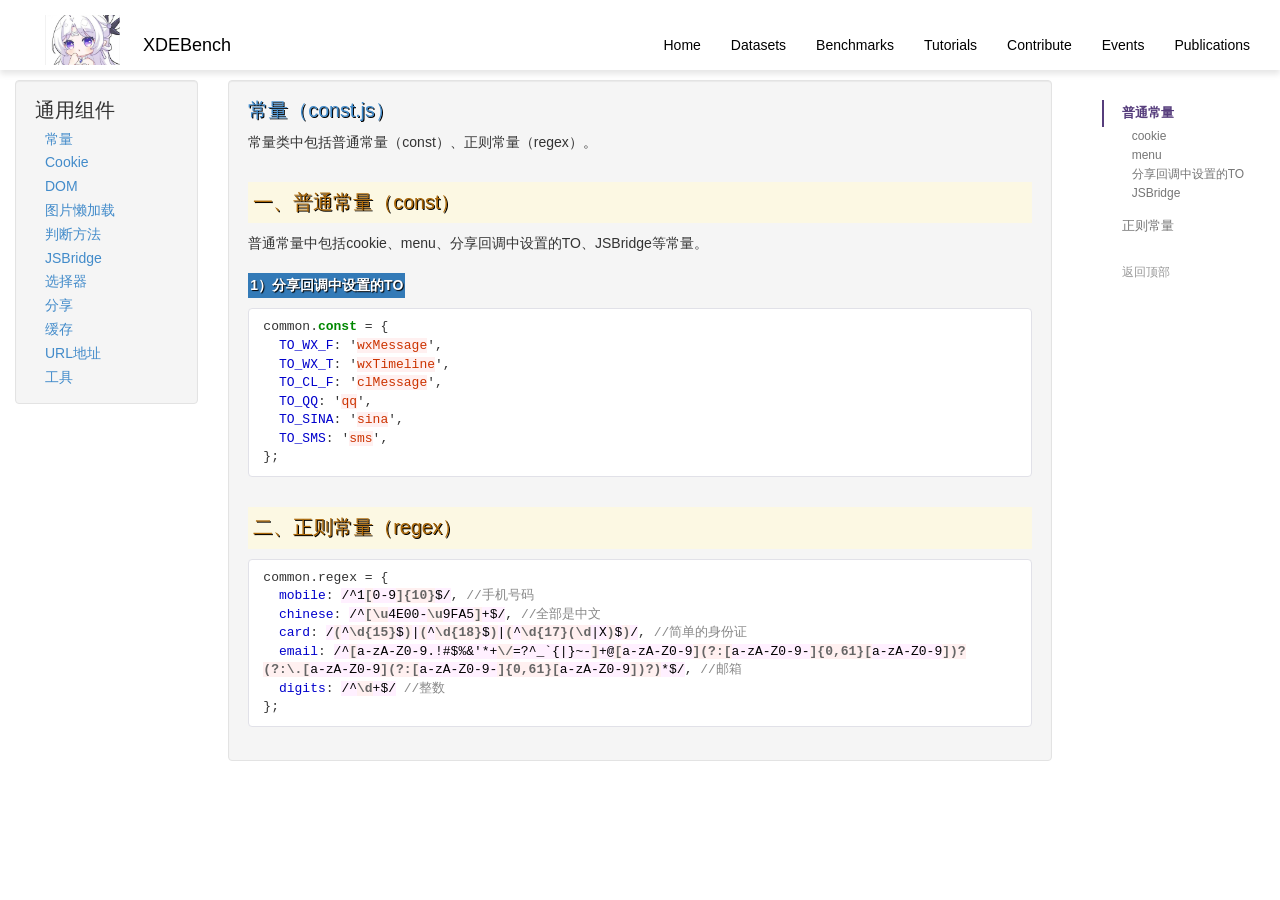
<file: common/const.html>
<!DOCTYPE html>
<html lang="en">

<head>
    <meta charset="UTF-8">
    <title></title>
    <meta name="viewport" content="width=device-width, initial-scale=1.0">
    <link href="/css/bootstrap.min.css" rel="stylesheet" type="text/css">
    <link href="/css/docs.css" rel="stylesheet" type="text/css">
    <link href="/css/syntax.css" rel="stylesheet" type="text/css">
    <link href="http://10.10.21.150:8988/css/all-normal.css" rel="stylesheet" type="text/css">
    <link href="/css/theme.css" rel="stylesheet" type="text/css">
    <script src="/js/jquery.min.js"></script>
    <script src="/js/bootstrap.min.js"></script>
    <script src="/js/docs.min.js"></script>
</head>

<body>
<header id="top" style="position: fixed; top: 0; left: 0; right: 0; z-index: 1030;
                         background: #fff; box-shadow: 0 4px 6px rgba(0,0,0,.1);">
  <div class="container-fluid">
    <nav class="navbar navbar-default" style="background:#fff; border:none; margin:0;">
      <div class="navbar-header">
        <!-- 折叠按钮（左）-->
        <button type="button" class="navbar-toggle collapsed"
                data-toggle="collapse" data-target="#main-nav">
          <span class="sr-only">Toggle navigation</span>
          <span class="icon-bar"></span>
          <span class="icon-bar"></span>
          <span class="icon-bar"></span>
        </button>

        <!-- Logo + Brand -->
        <a class="navbar-brand" href="/" style="color:#000;">
          <img src="/images/logo.png"
            height="50"
            alt="logo"
            style="display:inline-block;
            vertical-align:middle;
            margin-right:8px;
            margin-top:-20px;">   <!-- ← 调节这里 -->
          XDEBench
        </a>
      </div>

      <!-- 导航菜单（右）-->
      <div class="collapse navbar-collapse" id="main-nav">
        <ul class="nav navbar-nav navbar-right">
          <li><a href="/"         style="color:#000;">Home</a></li>
          <li><a href="/article"  style="color:#000;">Datasets</a></li>
          <li><a href="/common/const.html" style="color:#000;">Benchmarks</a></li>
          <li><a href="/ui/typeface.html"  style="color:#000;">Tutorials</a></li>
          <li><a href="/gulp/install.html" style="color:#000;">Contribute</a></li>
          <li><a href="/record/record.html" style="color:#000;">Events</a></li>
          <li><a href="/works/css3.html"    style="color:#000;">Publications</a></li>
          
        </ul>
      </div>
    </nav>
  </div>
</header>

<!-- 给页面主体加顶部 padding，防止被固定 header 遮住 -->
<style>
  body { padding-top: 60px; }  /* 根据 header 实际高度微调 */
</style>


<div class="container-fluid">
    <div class="row">
        <div class="col-md-2 hidden-xs">
            <div class="sidebar well">
    
        <h1>通用组件</h1>
<ul>
    <li><a href="/common/const.html">常量</a></li>
    <li><a href="/common/cookie.html">Cookie</a></li>
    <li><a href="/common/dom.html">DOM</a></li>
    <li><a href="/common/echo.html">图片懒加载</a></li>
    <li><a href="/common/is.html">判断方法</a></li>
    <li><a href="/common/jsbridge.html">JSBridge</a></li>
    <li><a href="/common/selector.html">选择器</a></li>
    <li><a href="/common/share.html">分享</a></li>
    <li><a href="/common/storage.html">缓存</a></li>
    <li><a href="/common/url.html">URL地址</a></li>
    <li><a href="/common/util.html">工具</a></li>
</ul>
    
</div>
        </div>
        <div class="col-md-8">
            <div class="well">
                <h1 class="none"><a href="const.html">常量（const.js）</a></h1>
                <p>常量类中包括普通常量（const）、正则常量（regex）。</p>

<h1 id="一普通常量const">一、普通常量（const）</h1>
<p>普通常量中包括cookie、menu、分享回调中设置的TO、JSBridge等常量。</p>

<h5 id="1分享回调中设置的to"><strong>1）分享回调中设置的TO</strong></h5>
<div class="language-javascript highlighter-rouge"><div class="highlight"><pre class="highlight"><code><span class="nx">common</span><span class="p">.</span><span class="kd">const</span> <span class="o">=</span> <span class="p">{</span>
  <span class="na">TO_WX_F</span><span class="p">:</span> <span class="dl">'</span><span class="s1">wxMessage</span><span class="dl">'</span><span class="p">,</span>
  <span class="na">TO_WX_T</span><span class="p">:</span> <span class="dl">'</span><span class="s1">wxTimeline</span><span class="dl">'</span><span class="p">,</span>
  <span class="na">TO_CL_F</span><span class="p">:</span> <span class="dl">'</span><span class="s1">clMessage</span><span class="dl">'</span><span class="p">,</span>
  <span class="na">TO_QQ</span><span class="p">:</span> <span class="dl">'</span><span class="s1">qq</span><span class="dl">'</span><span class="p">,</span>
  <span class="na">TO_SINA</span><span class="p">:</span> <span class="dl">'</span><span class="s1">sina</span><span class="dl">'</span><span class="p">,</span>
  <span class="na">TO_SMS</span><span class="p">:</span> <span class="dl">'</span><span class="s1">sms</span><span class="dl">'</span><span class="p">,</span>
<span class="p">};</span>
</code></pre></div></div>

<h1 id="二正则常量regex">二、正则常量（regex）</h1>
<div class="language-javascript highlighter-rouge"><div class="highlight"><pre class="highlight"><code><span class="nx">common</span><span class="p">.</span><span class="nx">regex</span> <span class="o">=</span> <span class="p">{</span>
  <span class="na">mobile</span><span class="p">:</span> <span class="sr">/^1</span><span class="se">[</span><span class="sr">0-9</span><span class="se">]{10}</span><span class="sr">$/</span><span class="p">,</span> <span class="c1">//手机号码</span>
  <span class="na">chinese</span><span class="p">:</span> <span class="sr">/^</span><span class="se">[\u</span><span class="sr">4E00-</span><span class="se">\u</span><span class="sr">9FA5</span><span class="se">]</span><span class="sr">+$/</span><span class="p">,</span> <span class="c1">//全部是中文</span>
  <span class="na">card</span><span class="p">:</span> <span class="sr">/</span><span class="se">(</span><span class="sr">^</span><span class="se">\d{15}</span><span class="sr">$</span><span class="se">)</span><span class="sr">|</span><span class="se">(</span><span class="sr">^</span><span class="se">\d{18}</span><span class="sr">$</span><span class="se">)</span><span class="sr">|</span><span class="se">(</span><span class="sr">^</span><span class="se">\d{17}(\d</span><span class="sr">|X</span><span class="se">)</span><span class="sr">$</span><span class="se">)</span><span class="sr">/</span><span class="p">,</span> <span class="c1">//简单的身份证</span>
  <span class="na">email</span><span class="p">:</span> <span class="sr">/^</span><span class="se">[</span><span class="sr">a-zA-Z0-9.!#$%&amp;'*+</span><span class="se">\/</span><span class="sr">=?^_`{|}~-</span><span class="se">]</span><span class="sr">+@</span><span class="se">[</span><span class="sr">a-zA-Z0-9</span><span class="se">](?:[</span><span class="sr">a-zA-Z0-9-</span><span class="se">]{0,61}[</span><span class="sr">a-zA-Z0-9</span><span class="se">])?(?:\.[</span><span class="sr">a-zA-Z0-9</span><span class="se">](?:[</span><span class="sr">a-zA-Z0-9-</span><span class="se">]{0,61}[</span><span class="sr">a-zA-Z0-9</span><span class="se">])?)</span><span class="sr">*$/</span><span class="p">,</span> <span class="c1">//邮箱</span>
  <span class="na">digits</span><span class="p">:</span> <span class="sr">/^</span><span class="se">\d</span><span class="sr">+$/</span> <span class="c1">//整数</span>
<span class="p">};</span>
</code></pre></div></div>

            </div>
        </div>
        <div class="col-md-2">
            <nav class="bs-docs-sidebar hidden-print hidden-xs hidden-sm affix-top">
    <ul class="nav bs-docs-sidenav">
        
        
        <li class="active">
            
            <a href="#const">普通常量</a>
            
            <ul class="nav">
                
                <li><a href="#cookie">cookie</a></li>
                
                <li><a href="#menu">menu</a></li>
                
                <li><a href="#to">分享回调中设置的TO</a></li>
                
                <li><a href="#jsbridge">JSBridge</a></li>
                
            </ul>
            
        </li>
        
        
        <li>
            
            <a href="#regex">正则常量</a>
            
        </li>
        
    </ul>
    <a href="#top" class="back-to-top">返回顶部</a>
</nav>
        </div>
    </div>
</div>

<footer class="footer navbar-inverse navbar-fixed-bottom">
    <p class="copyright">&copy;2025 XDEBench</p>
</footer>

</body>
</html>
</file>
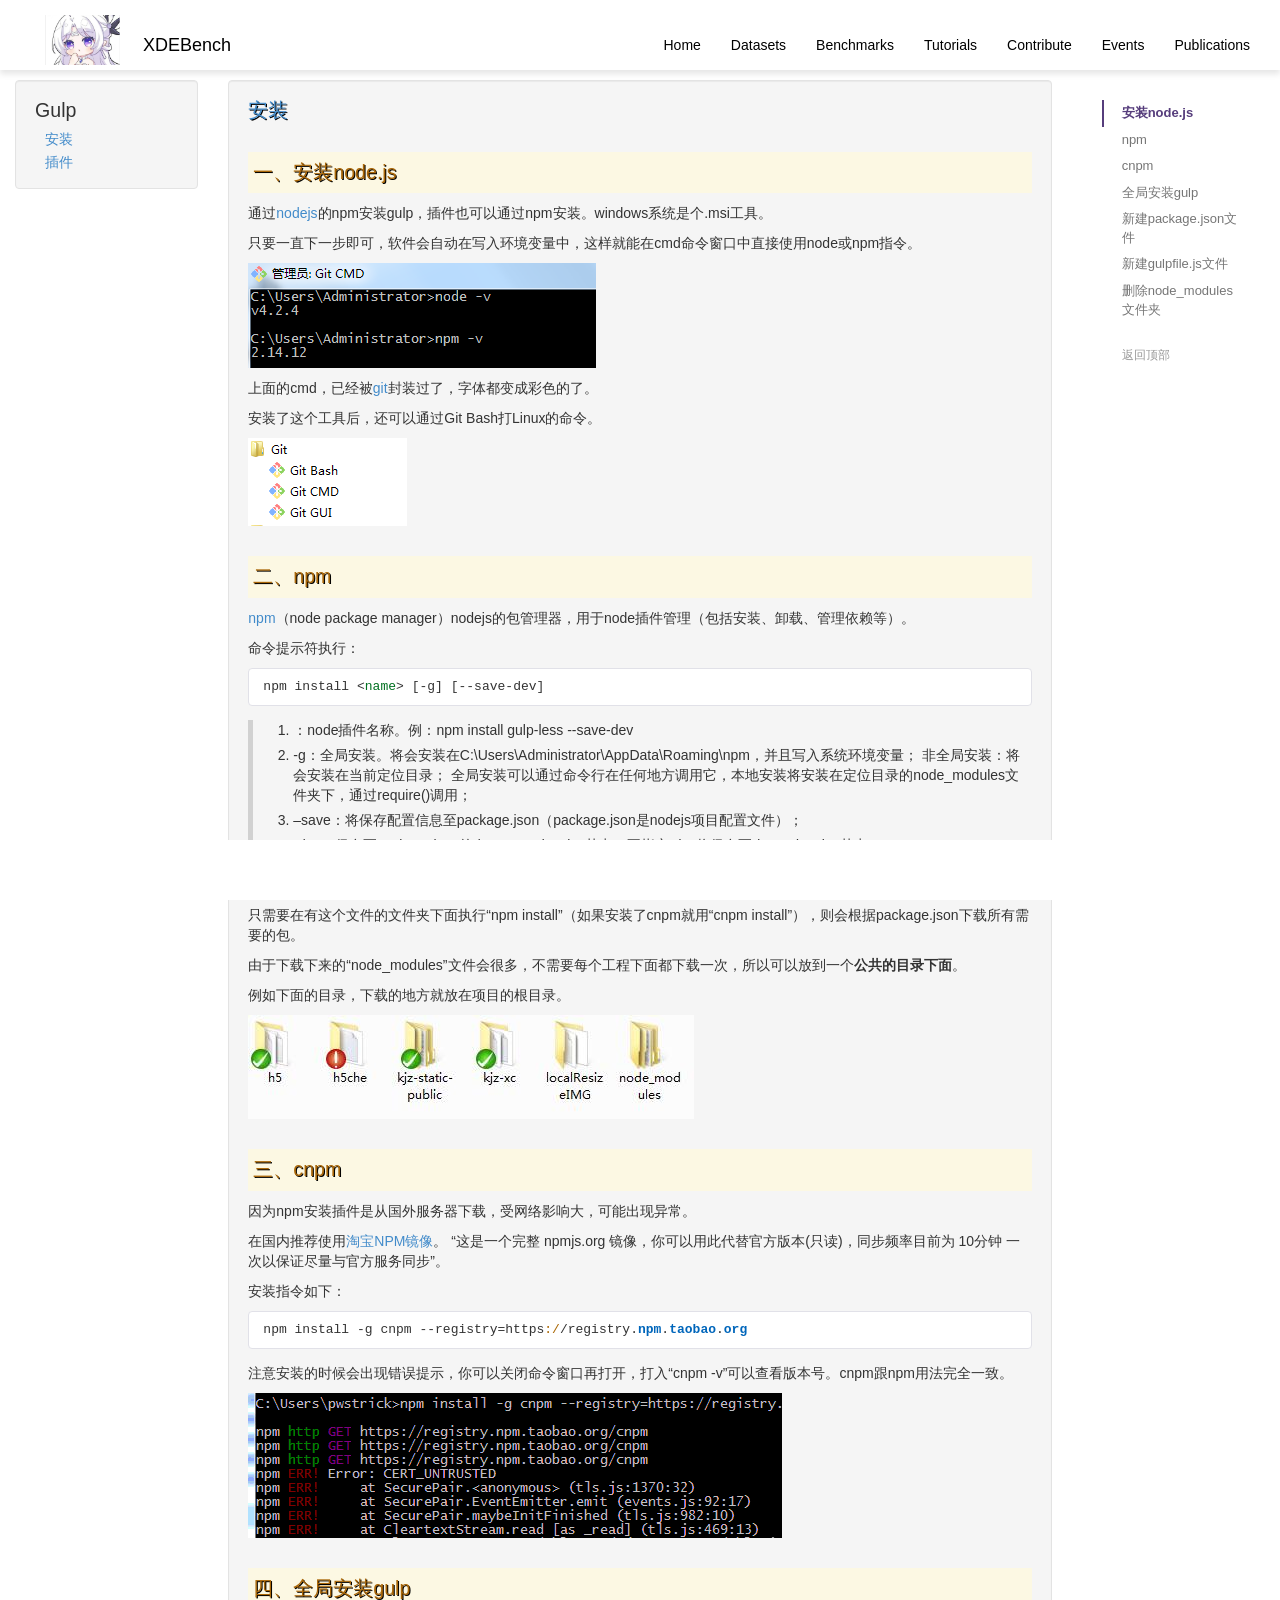
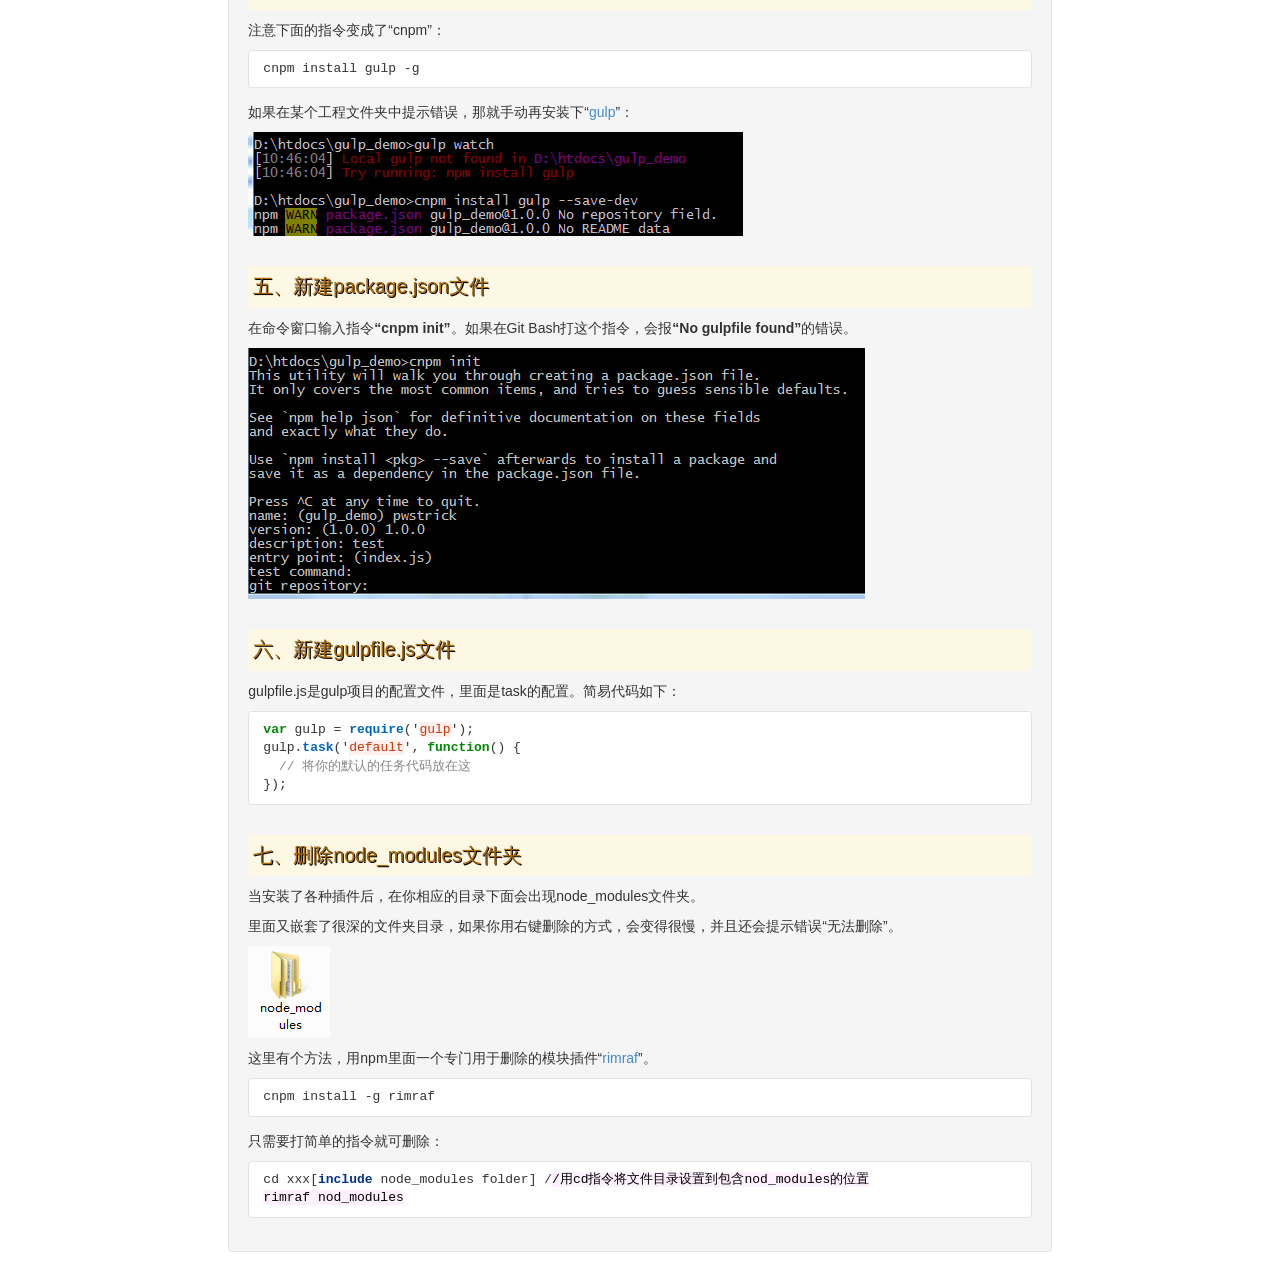
<file: gulp/install.html>
<!DOCTYPE html>
<html lang="en">

<head>
    <meta charset="UTF-8">
    <title></title>
    <meta name="viewport" content="width=device-width, initial-scale=1.0">
    <link href="/css/bootstrap.min.css" rel="stylesheet" type="text/css">
    <link href="/css/docs.css" rel="stylesheet" type="text/css">
    <link href="/css/syntax.css" rel="stylesheet" type="text/css">
    <link href="http://10.10.21.150:8988/css/all-normal.css" rel="stylesheet" type="text/css">
    <link href="/css/theme.css" rel="stylesheet" type="text/css">
    <script src="/js/jquery.min.js"></script>
    <script src="/js/bootstrap.min.js"></script>
    <script src="/js/docs.min.js"></script>
</head>

<body>
<header id="top" style="position: fixed; top: 0; left: 0; right: 0; z-index: 1030;
                         background: #fff; box-shadow: 0 4px 6px rgba(0,0,0,.1);">
  <div class="container-fluid">
    <nav class="navbar navbar-default" style="background:#fff; border:none; margin:0;">
      <div class="navbar-header">
        <!-- 折叠按钮（左）-->
        <button type="button" class="navbar-toggle collapsed"
                data-toggle="collapse" data-target="#main-nav">
          <span class="sr-only">Toggle navigation</span>
          <span class="icon-bar"></span>
          <span class="icon-bar"></span>
          <span class="icon-bar"></span>
        </button>

        <!-- Logo + Brand -->
        <a class="navbar-brand" href="/" style="color:#000;">
          <img src="/images/logo.png"
            height="50"
            alt="logo"
            style="display:inline-block;
            vertical-align:middle;
            margin-right:8px;
            margin-top:-20px;">   <!-- ← 调节这里 -->
          XDEBench
        </a>
      </div>

      <!-- 导航菜单（右）-->
      <div class="collapse navbar-collapse" id="main-nav">
        <ul class="nav navbar-nav navbar-right">
          <li><a href="/"         style="color:#000;">Home</a></li>
          <li><a href="/article"  style="color:#000;">Datasets</a></li>
          <li><a href="/common/const.html" style="color:#000;">Benchmarks</a></li>
          <li><a href="/ui/typeface.html"  style="color:#000;">Tutorials</a></li>
          <li><a href="/gulp/install.html" style="color:#000;">Contribute</a></li>
          <li><a href="/record/record.html" style="color:#000;">Events</a></li>
          <li><a href="/works/css3.html"    style="color:#000;">Publications</a></li>
          
        </ul>
      </div>
    </nav>
  </div>
</header>

<!-- 给页面主体加顶部 padding，防止被固定 header 遮住 -->
<style>
  body { padding-top: 60px; }  /* 根据 header 实际高度微调 */
</style>


<div class="container-fluid">
    <div class="row">
        <div class="col-md-2 hidden-xs">
            <div class="sidebar well">
    
        <h1>Gulp</h1>
<ul>
    <li><a href="/gulp/install.html">安装</a></li>
    <li><a href="/gulp/widget.html">插件</a></li>
</ul>
    
</div>
        </div>
        <div class="col-md-8">
            <div class="well">
                <h1 class="none"><a href="install.html">安装</a></h1>
                <h1 id="一安装nodejs">一、安装node.js</h1>

<p>通过<a href="http://nodejs.cn/" target="_blank">nodejs</a>的npm安装gulp，插件也可以通过npm安装。windows系统是个.msi工具。</p>

<p>只要一直下一步即可，软件会自动在写入环境变量中，这样就能在cmd命令窗口中直接使用node或npm指令。</p>

<p><img src="../assets/images/gulp/nodejs.png" /></p>

<p>上面的cmd，已经被<a href="https://www.git-scm.com/" target="_blank">git</a>封装过了，字体都变成彩色的了。</p>

<p>安装了这个工具后，还可以通过Git Bash打Linux的命令。</p>

<p><img src="../assets/images/gulp/git.png" /></p>

<h1 id="二npm">二、npm</h1>

<p><a href="https://www.npmjs.com/" target="_blank">npm</a>（node package manager）nodejs的包管理器，用于node插件管理（包括安装、卸载、管理依赖等）。</p>

<p>命令提示符执行：</p>

<div class="language-ruby highlighter-rouge"><div class="highlight"><pre class="highlight"><code><span class="n">npm</span> <span class="n">install</span> <span class="o">&lt;</span><span class="nb">name</span><span class="o">&gt;</span> <span class="p">[</span><span class="o">-</span><span class="n">g</span><span class="p">]</span> <span class="p">[</span><span class="o">--</span><span class="n">save</span><span class="o">-</span><span class="n">dev</span><span class="p">]</span>
</code></pre></div></div>

<blockquote>
  <ol>
    <li>
      <name>：node插件名称。例：npm install gulp-less --save-dev
</name>
    </li>
    <li>-g：全局安装。将会安装在C:\Users\Administrator\AppData\Roaming\npm，并且写入系统环境变量；
非全局安装：将会安装在当前定位目录；
全局安装可以通过命令行在任何地方调用它，本地安装将安装在定位目录的node_modules文件夹下，通过require()调用；</li>
    <li>–save：将保存配置信息至package.json（package.json是nodejs项目配置文件）；</li>
    <li>-dev：保存至package.json的devDependencies节点，不指定-dev将保存至dependencies节点</li>
  </ol>
</blockquote>

<p>配置文件package.json是为了方便下载相关的包。</p>

<p>只需要在有这个文件的文件夹下面执行“npm install”（如果安装了cnpm就用“cnpm install”），则会根据package.json下载所有需要的包。</p>

<p>由于下载下来的“node_modules”文件会很多，不需要每个工程下面都下载一次，所以可以放到一个<strong>公共的目录下面</strong>。</p>

<p>例如下面的目录，下载的地方就放在项目的根目录。</p>

<p><img src="../assets/images/gulp/node_modules.jpg" /></p>

<h1 id="三cnpm">三、cnpm</h1>

<p>因为npm安装插件是从国外服务器下载，受网络影响大，可能出现异常。</p>

<p>在国内推荐使用<a href="https://npm.taobao.org/" target="_blank">淘宝NPM镜像</a>。
“这是一个完整 npmjs.org 镜像，你可以用此代替官方版本(只读)，同步频率目前为 10分钟 一次以保证尽量与官方服务同步”。</p>

<p>安装指令如下：</p>

<div class="language-ruby highlighter-rouge"><div class="highlight"><pre class="highlight"><code><span class="n">npm</span> <span class="n">install</span> <span class="o">-</span><span class="n">g</span> <span class="n">cnpm</span> <span class="o">--</span><span class="n">registry</span><span class="o">=</span><span class="n">https</span><span class="ss">:/</span><span class="o">/</span><span class="n">registry</span><span class="p">.</span><span class="nf">npm</span><span class="p">.</span><span class="nf">taobao</span><span class="p">.</span><span class="nf">org</span>
</code></pre></div></div>

<p>注意安装的时候会出现错误提示，你可以关闭命令窗口再打开，打入“cnpm -v”可以查看版本号。cnpm跟npm用法完全一致。</p>

<p><img src="../assets/images/gulp/cnpm.gif" /></p>

<h1 id="四全局安装gulp">四、全局安装gulp</h1>

<p>注意下面的指令变成了“cnpm”：</p>

<div class="language-ruby highlighter-rouge"><div class="highlight"><pre class="highlight"><code><span class="n">cnpm</span> <span class="n">install</span> <span class="n">gulp</span> <span class="o">-</span><span class="n">g</span>
</code></pre></div></div>

<p>如果在某个工程文件夹中提示错误，那就手动再安装下“<a href="https://npm.taobao.org/package/gulp" target="_blank">gulp</a>”：</p>

<p><img src="../assets/images/gulp/global.gif" /></p>

<h1 id="五新建packagejson文件">五、新建package.json文件</h1>

<p>在命令窗口输入指令<strong>“cnpm init”</strong>。如果在Git Bash打这个指令，会报<strong>“No gulpfile found”</strong>的错误。</p>

<p><img src="../assets/images/gulp/package.png" /></p>

<h1 id="六新建gulpfilejs文件">六、新建gulpfile.js文件</h1>

<p>gulpfile.js是gulp项目的配置文件，里面是task的配置。简易代码如下：</p>

<div class="language-javascript highlighter-rouge"><div class="highlight"><pre class="highlight"><code><span class="kd">var</span> <span class="nx">gulp</span> <span class="o">=</span> <span class="nf">require</span><span class="p">(</span><span class="dl">'</span><span class="s1">gulp</span><span class="dl">'</span><span class="p">);</span>
<span class="nx">gulp</span><span class="p">.</span><span class="nf">task</span><span class="p">(</span><span class="dl">'</span><span class="s1">default</span><span class="dl">'</span><span class="p">,</span> <span class="kd">function</span><span class="p">()</span> <span class="p">{</span>
  <span class="c1">// 将你的默认的任务代码放在这</span>
<span class="p">});</span>
</code></pre></div></div>

<h1 id="七删除node_modules文件夹">七、删除node_modules文件夹</h1>

<p>当安装了各种插件后，在你相应的目录下面会出现node_modules文件夹。</p>

<p>里面又嵌套了很深的文件夹目录，如果你用右键删除的方式，会变得很慢，并且还会提示错误“无法删除”。</p>

<p><img src="../assets/images/gulp/node_modules2.png" /></p>

<p>这里有个方法，用npm里面一个专门用于删除的模块插件“<a href="https://npm.taobao.org/package/rimraf" target="_blank">rimraf</a>”。</p>

<div class="language-ruby highlighter-rouge"><div class="highlight"><pre class="highlight"><code><span class="n">cnpm</span> <span class="n">install</span> <span class="o">-</span><span class="n">g</span> <span class="n">rimraf</span>
</code></pre></div></div>

<p>只需要打简单的指令就可删除：</p>

<div class="language-ruby highlighter-rouge"><div class="highlight"><pre class="highlight"><code><span class="n">cd</span> <span class="n">xxx</span><span class="p">[</span><span class="kp">include</span> <span class="n">node_modules</span> <span class="n">folder</span><span class="p">]</span> <span class="o">/</span><span class="sr">/用cd指令将文件目录设置到包含nod_modules的位置
rimraf nod_modules
</span></code></pre></div></div>

            </div>
        </div>
        <div class="col-md-2">
            <nav class="bs-docs-sidebar hidden-print hidden-xs hidden-sm affix-top">
    <ul class="nav bs-docs-sidenav">
        
        
        <li class="active">
            
            <a href="#nodejs">安装node.js</a>
            
        </li>
        
        
        <li>
            
            <a href="#npm">npm</a>
            
        </li>
        
        
        <li>
            
            <a href="#cnpm">cnpm</a>
            
        </li>
        
        
        <li>
            
            <a href="#gulp">全局安装gulp</a>
            
        </li>
        
        
        <li>
            
            <a href="#packagejson">新建package.json文件</a>
            
        </li>
        
        
        <li>
            
            <a href="#gulpfilejs">新建gulpfile.js文件</a>
            
        </li>
        
        
        <li>
            
            <a href="#nodemodules">删除node_modules文件夹</a>
            
        </li>
        
    </ul>
    <a href="#top" class="back-to-top">返回顶部</a>
</nav>
        </div>
    </div>
</div>

<footer class="footer navbar-inverse navbar-fixed-bottom">
    <p class="copyright">&copy;2025 XDEBench</p>
</footer>

</body>
</html>
</file>
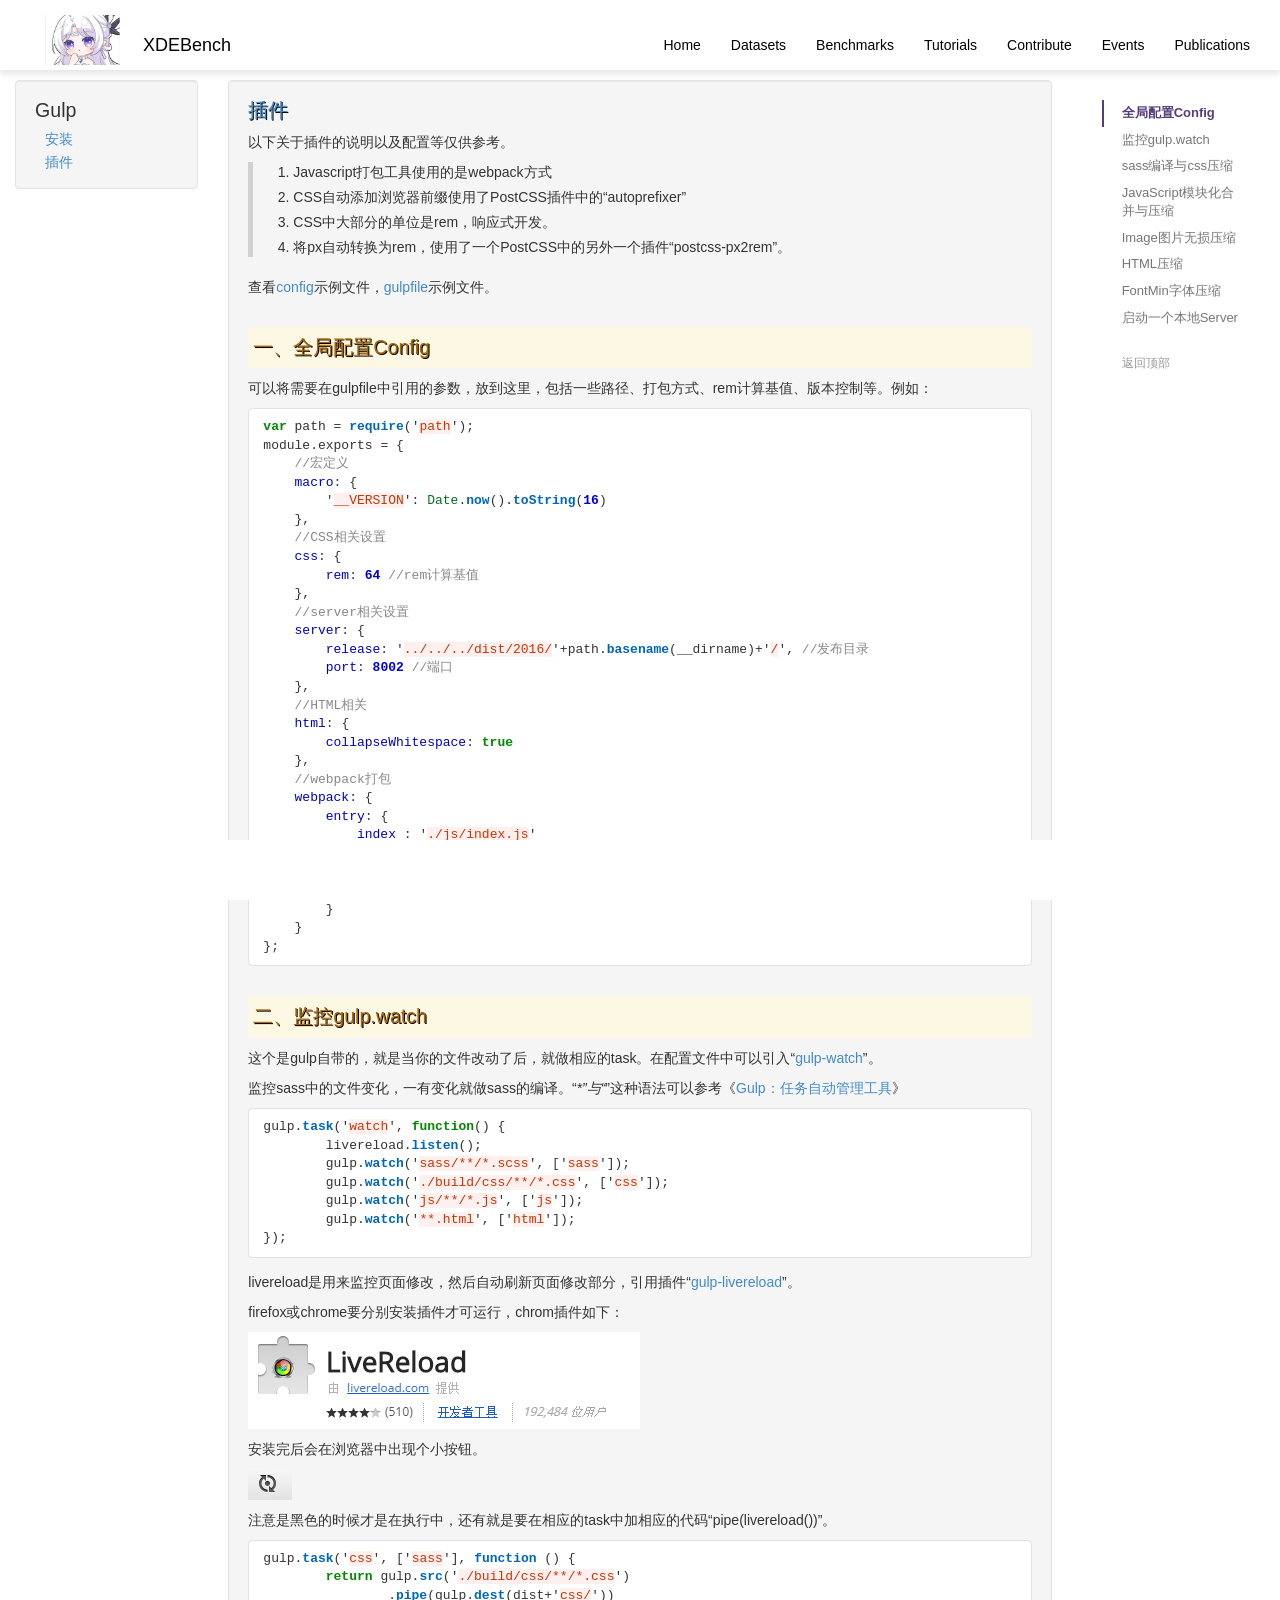
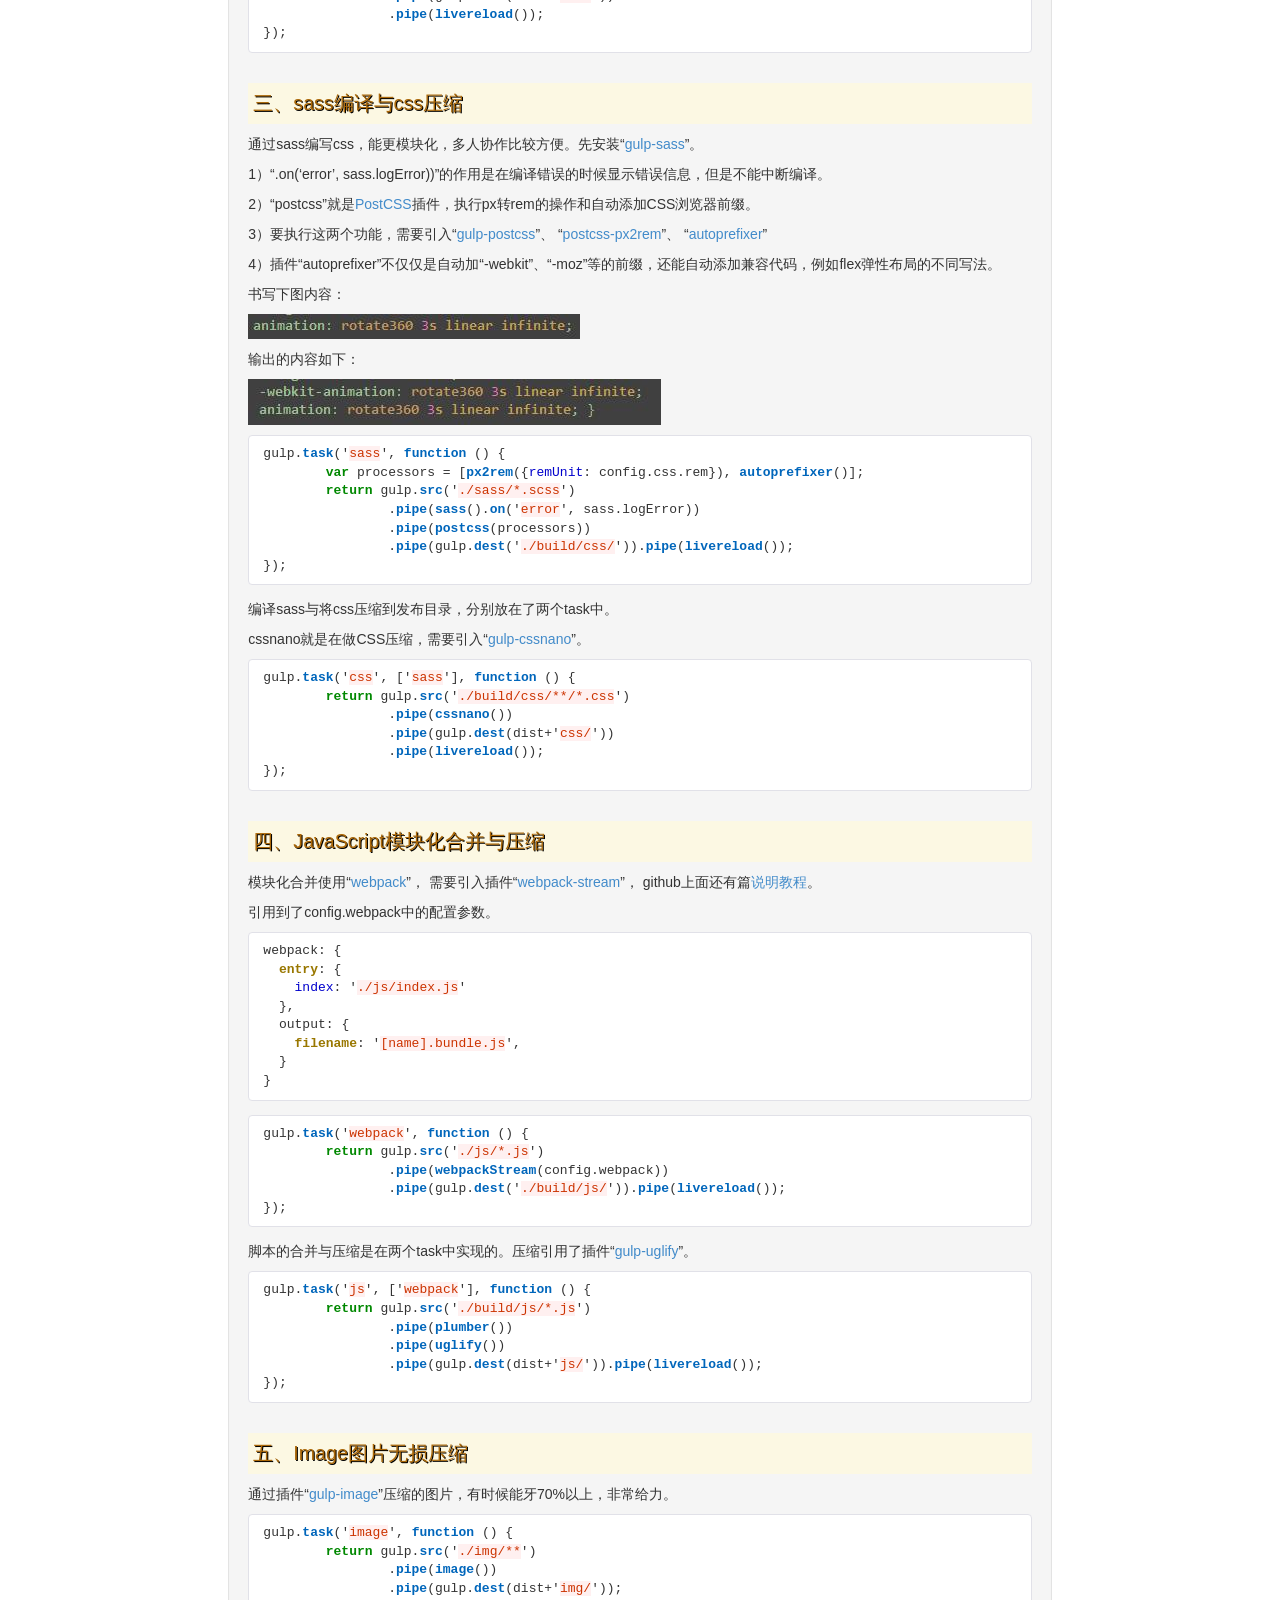
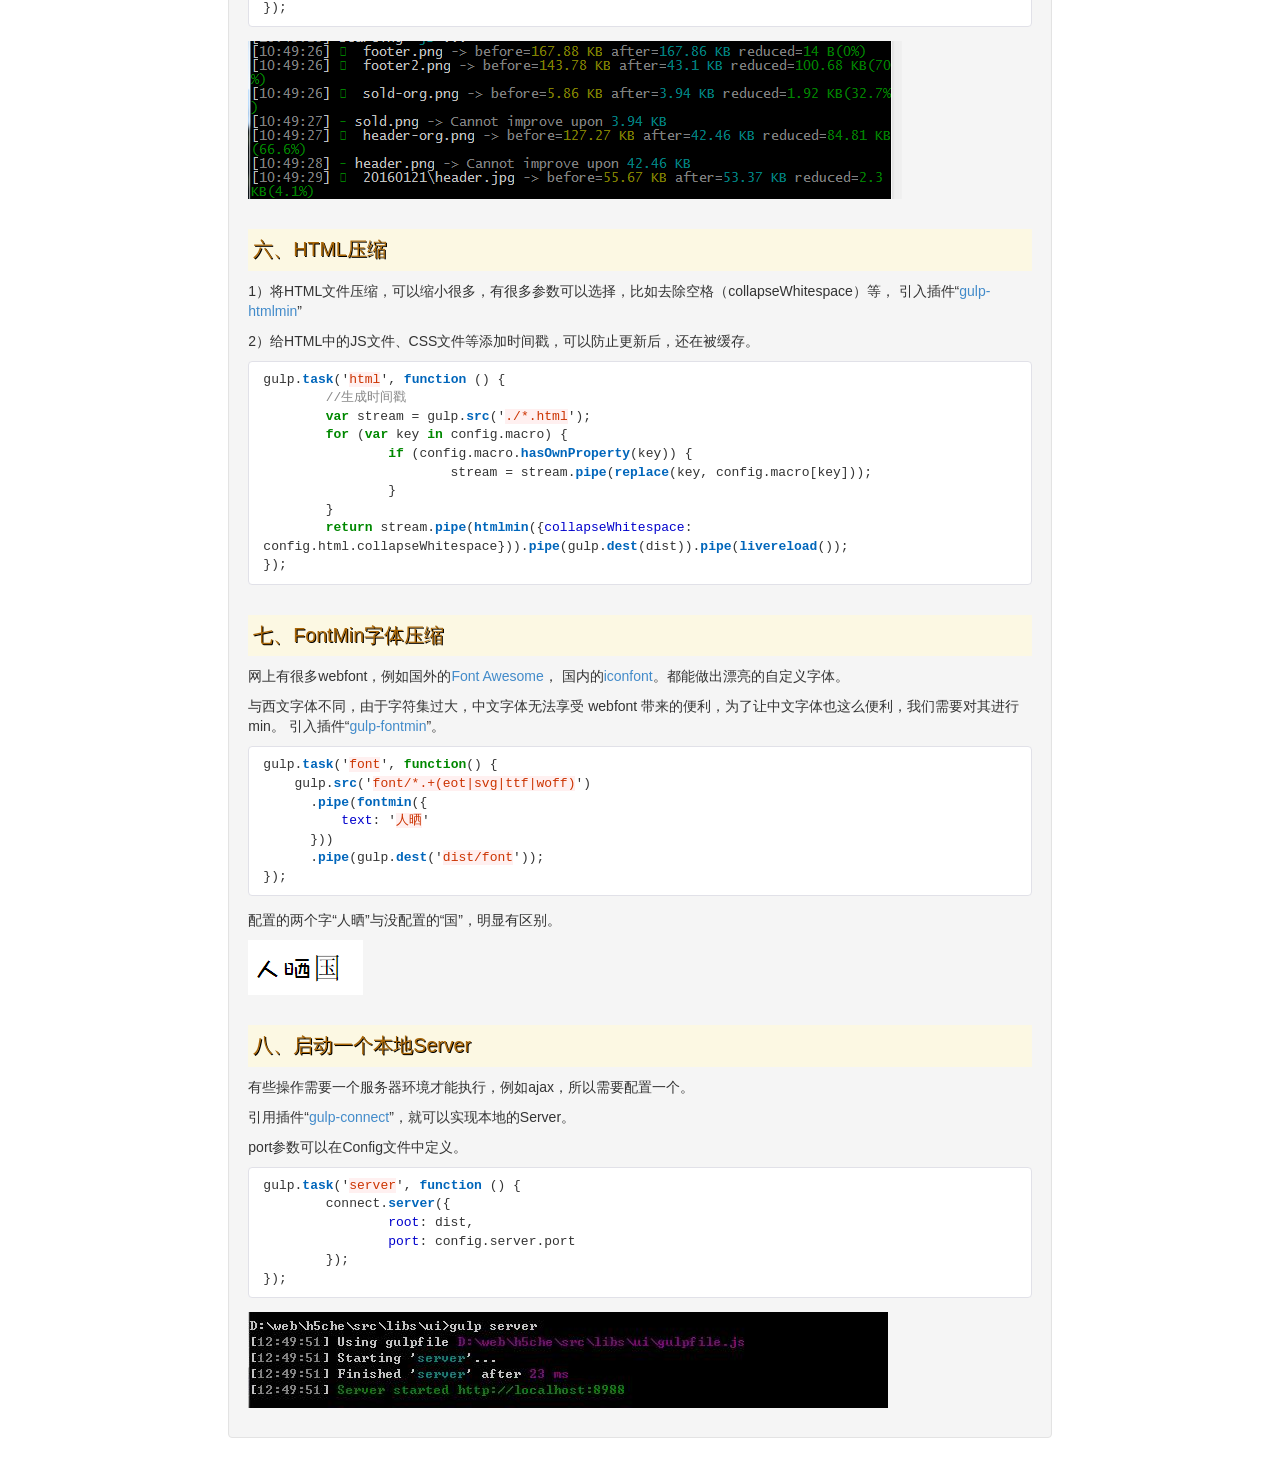
<file: gulp/widget.html>
<!DOCTYPE html>
<html lang="en">

<head>
    <meta charset="UTF-8">
    <title></title>
    <meta name="viewport" content="width=device-width, initial-scale=1.0">
    <link href="/css/bootstrap.min.css" rel="stylesheet" type="text/css">
    <link href="/css/docs.css" rel="stylesheet" type="text/css">
    <link href="/css/syntax.css" rel="stylesheet" type="text/css">
    <link href="http://10.10.21.150:8988/css/all-normal.css" rel="stylesheet" type="text/css">
    <link href="/css/theme.css" rel="stylesheet" type="text/css">
    <script src="/js/jquery.min.js"></script>
    <script src="/js/bootstrap.min.js"></script>
    <script src="/js/docs.min.js"></script>
</head>

<body>
<header id="top" style="position: fixed; top: 0; left: 0; right: 0; z-index: 1030;
                         background: #fff; box-shadow: 0 4px 6px rgba(0,0,0,.1);">
  <div class="container-fluid">
    <nav class="navbar navbar-default" style="background:#fff; border:none; margin:0;">
      <div class="navbar-header">
        <!-- 折叠按钮（左）-->
        <button type="button" class="navbar-toggle collapsed"
                data-toggle="collapse" data-target="#main-nav">
          <span class="sr-only">Toggle navigation</span>
          <span class="icon-bar"></span>
          <span class="icon-bar"></span>
          <span class="icon-bar"></span>
        </button>

        <!-- Logo + Brand -->
        <a class="navbar-brand" href="/" style="color:#000;">
          <img src="/images/logo.png"
            height="50"
            alt="logo"
            style="display:inline-block;
            vertical-align:middle;
            margin-right:8px;
            margin-top:-20px;">   <!-- ← 调节这里 -->
          XDEBench
        </a>
      </div>

      <!-- 导航菜单（右）-->
      <div class="collapse navbar-collapse" id="main-nav">
        <ul class="nav navbar-nav navbar-right">
          <li><a href="/"         style="color:#000;">Home</a></li>
          <li><a href="/article"  style="color:#000;">Datasets</a></li>
          <li><a href="/common/const.html" style="color:#000;">Benchmarks</a></li>
          <li><a href="/ui/typeface.html"  style="color:#000;">Tutorials</a></li>
          <li><a href="/gulp/install.html" style="color:#000;">Contribute</a></li>
          <li><a href="/record/record.html" style="color:#000;">Events</a></li>
          <li><a href="/works/css3.html"    style="color:#000;">Publications</a></li>
          
        </ul>
      </div>
    </nav>
  </div>
</header>

<!-- 给页面主体加顶部 padding，防止被固定 header 遮住 -->
<style>
  body { padding-top: 60px; }  /* 根据 header 实际高度微调 */
</style>


<div class="container-fluid">
    <div class="row">
        <div class="col-md-2 hidden-xs">
            <div class="sidebar well">
    
        <h1>Gulp</h1>
<ul>
    <li><a href="/gulp/install.html">安装</a></li>
    <li><a href="/gulp/widget.html">插件</a></li>
</ul>
    
</div>
        </div>
        <div class="col-md-8">
            <div class="well">
                <h1 class="none"><a href="widget.html">插件</a></h1>
                <p>以下关于插件的说明以及配置等仅供参考。</p>

<blockquote>
  <ol>
    <li>Javascript打包工具使用的是webpack方式</li>
    <li>CSS自动添加浏览器前缀使用了PostCSS插件中的“autoprefixer”</li>
    <li>CSS中大部分的单位是rem，响应式开发。</li>
    <li>将px自动转换为rem，使用了一个PostCSS中的另外一个插件“postcss-px2rem”。</li>
  </ol>
</blockquote>

<p>查看<a href="../assets/js/config.js">config</a>示例文件，<a href="../assets/js/gulpfile.js">gulpfile</a>示例文件。</p>

<h1 id="一全局配置config">一、全局配置Config</h1>

<p>可以将需要在gulpfile中引用的参数，放到这里，包括一些路径、打包方式、rem计算基值、版本控制等。例如：</p>

<div class="language-javascript highlighter-rouge"><div class="highlight"><pre class="highlight"><code><span class="kd">var</span> <span class="nx">path</span> <span class="o">=</span> <span class="nf">require</span><span class="p">(</span><span class="dl">'</span><span class="s1">path</span><span class="dl">'</span><span class="p">);</span>
<span class="nx">module</span><span class="p">.</span><span class="nx">exports</span> <span class="o">=</span> <span class="p">{</span>
    <span class="c1">//宏定义</span>
    <span class="na">macro</span><span class="p">:</span> <span class="p">{</span>
        <span class="dl">'</span><span class="s1">__VERSION</span><span class="dl">'</span><span class="p">:</span> <span class="nb">Date</span><span class="p">.</span><span class="nf">now</span><span class="p">().</span><span class="nf">toString</span><span class="p">(</span><span class="mi">16</span><span class="p">)</span>
    <span class="p">},</span>
    <span class="c1">//CSS相关设置</span>
    <span class="na">css</span><span class="p">:</span> <span class="p">{</span>
        <span class="na">rem</span><span class="p">:</span> <span class="mi">64</span> <span class="c1">//rem计算基值</span>
    <span class="p">},</span>
    <span class="c1">//server相关设置</span>
    <span class="na">server</span><span class="p">:</span> <span class="p">{</span>
        <span class="na">release</span><span class="p">:</span> <span class="dl">'</span><span class="s1">../../../dist/2016/</span><span class="dl">'</span><span class="o">+</span><span class="nx">path</span><span class="p">.</span><span class="nf">basename</span><span class="p">(</span><span class="nx">__dirname</span><span class="p">)</span><span class="o">+</span><span class="dl">'</span><span class="s1">/</span><span class="dl">'</span><span class="p">,</span> <span class="c1">//发布目录</span>
        <span class="na">port</span><span class="p">:</span> <span class="mi">8002</span> <span class="c1">//端口</span>
    <span class="p">},</span>
    <span class="c1">//HTML相关</span>
    <span class="na">html</span><span class="p">:</span> <span class="p">{</span>
        <span class="na">collapseWhitespace</span><span class="p">:</span> <span class="kc">true</span>
    <span class="p">},</span>
    <span class="c1">//webpack打包</span>
    <span class="na">webpack</span><span class="p">:</span> <span class="p">{</span>
        <span class="na">entry</span><span class="p">:</span> <span class="p">{</span>
            <span class="na">index</span> <span class="p">:</span> <span class="dl">'</span><span class="s1">./js/index.js</span><span class="dl">'</span>
        <span class="p">},</span>
        <span class="na">output</span><span class="p">:</span> <span class="p">{</span>
            <span class="na">filename</span><span class="p">:</span> <span class="dl">'</span><span class="s1">[name].bundle.js</span><span class="dl">'</span><span class="p">,</span>
        <span class="p">}</span>
    <span class="p">}</span>
<span class="p">};</span>
</code></pre></div></div>

<h1 id="二监控gulpwatch">二、监控gulp.watch</h1>

<p>这个是gulp自带的，就是当你的文件改动了后，就做相应的task。在配置文件中可以引入“<a href="https://npm.taobao.org/package/gulp-watch" target="_blank">gulp-watch</a>”。</p>

<p>监控sass中的文件变化，一有变化就做sass的编译。“<em>*”与“</em>”这种语法可以参考《<a href="http://javascript.ruanyifeng.com/tool/gulp.html" target="_blank">Gulp：任务自动管理工具</a>》</p>

<div class="language-javascript highlighter-rouge"><div class="highlight"><pre class="highlight"><code><span class="nx">gulp</span><span class="p">.</span><span class="nf">task</span><span class="p">(</span><span class="dl">'</span><span class="s1">watch</span><span class="dl">'</span><span class="p">,</span> <span class="kd">function</span><span class="p">()</span> <span class="p">{</span>
	<span class="nx">livereload</span><span class="p">.</span><span class="nf">listen</span><span class="p">();</span>
	<span class="nx">gulp</span><span class="p">.</span><span class="nf">watch</span><span class="p">(</span><span class="dl">'</span><span class="s1">sass/**/*.scss</span><span class="dl">'</span><span class="p">,</span> <span class="p">[</span><span class="dl">'</span><span class="s1">sass</span><span class="dl">'</span><span class="p">]);</span>
	<span class="nx">gulp</span><span class="p">.</span><span class="nf">watch</span><span class="p">(</span><span class="dl">'</span><span class="s1">./build/css/**/*.css</span><span class="dl">'</span><span class="p">,</span> <span class="p">[</span><span class="dl">'</span><span class="s1">css</span><span class="dl">'</span><span class="p">]);</span>
	<span class="nx">gulp</span><span class="p">.</span><span class="nf">watch</span><span class="p">(</span><span class="dl">'</span><span class="s1">js/**/*.js</span><span class="dl">'</span><span class="p">,</span> <span class="p">[</span><span class="dl">'</span><span class="s1">js</span><span class="dl">'</span><span class="p">]);</span>
	<span class="nx">gulp</span><span class="p">.</span><span class="nf">watch</span><span class="p">(</span><span class="dl">'</span><span class="s1">**.html</span><span class="dl">'</span><span class="p">,</span> <span class="p">[</span><span class="dl">'</span><span class="s1">html</span><span class="dl">'</span><span class="p">]);</span>
<span class="p">});</span>
</code></pre></div></div>

<p>livereload是用来监控页面修改，然后自动刷新页面修改部分，引用插件“<a href="https://npm.taobao.org/package/gulp-livereload" target="_blank">gulp-livereload</a>”。</p>

<p>firefox或chrome要分别安装插件才可运行，chrom插件如下：</p>

<p><img src="../assets/images/gulp/livereload.png" /></p>

<p>安装完后会在浏览器中出现个小按钮。</p>

<p><img src="../assets/images/gulp/livereload-btn.png" /></p>

<p>注意是黑色的时候才是在执行中，还有就是要在相应的task中加相应的代码“pipe(livereload())”。</p>

<div class="language-javascript highlighter-rouge"><div class="highlight"><pre class="highlight"><code><span class="nx">gulp</span><span class="p">.</span><span class="nf">task</span><span class="p">(</span><span class="dl">'</span><span class="s1">css</span><span class="dl">'</span><span class="p">,</span> <span class="p">[</span><span class="dl">'</span><span class="s1">sass</span><span class="dl">'</span><span class="p">],</span> <span class="nf">function </span><span class="p">()</span> <span class="p">{</span>
	<span class="k">return</span> <span class="nx">gulp</span><span class="p">.</span><span class="nf">src</span><span class="p">(</span><span class="dl">'</span><span class="s1">./build/css/**/*.css</span><span class="dl">'</span><span class="p">)</span>
		<span class="p">.</span><span class="nf">pipe</span><span class="p">(</span><span class="nx">gulp</span><span class="p">.</span><span class="nf">dest</span><span class="p">(</span><span class="nx">dist</span><span class="o">+</span><span class="dl">'</span><span class="s1">css/</span><span class="dl">'</span><span class="p">))</span>
		<span class="p">.</span><span class="nf">pipe</span><span class="p">(</span><span class="nf">livereload</span><span class="p">());</span>
<span class="p">});</span>
</code></pre></div></div>

<h1 id="三sass编译与css压缩">三、sass编译与css压缩</h1>

<p>通过sass编写css，能更模块化，多人协作比较方便。先安装“<a href="https://npm.taobao.org/package/gulp-sass" target="_blank">gulp-sass</a>”。</p>

<p>1）“.on(‘error’, sass.logError))”的作用是在编译错误的时候显示错误信息，但是不能中断编译。</p>

<p>2）“postcss”就是<a href="http://postcss.org/" target="_blank">PostCSS</a>插件，执行px转rem的操作和自动添加CSS浏览器前缀。</p>

<p>3）要执行这两个功能，需要引入“<a href="https://npm.taobao.org/package/gulp-postcss" target="_blank">gulp-postcss</a>”、
“<a href="https://npm.taobao.org/package/postcss-px2rem" target="_blank">postcss-px2rem</a>”、
“<a href="https://npm.taobao.org/package/autoprefixer" target="_blank">autoprefixer</a>”</p>

<p>4）插件“autoprefixer”不仅仅是自动加“-webkit”、“-moz”等的前缀，还能自动添加兼容代码，例如flex弹性布局的不同写法。</p>

<p>书写下图内容：</p>

<p><img src="../assets/images/gulp/autoprefix1.jpg" /></p>

<p>输出的内容如下：</p>

<p><img src="../assets/images/gulp/autoprefix2.jpg" /></p>

<div class="language-javascript highlighter-rouge"><div class="highlight"><pre class="highlight"><code><span class="nx">gulp</span><span class="p">.</span><span class="nf">task</span><span class="p">(</span><span class="dl">'</span><span class="s1">sass</span><span class="dl">'</span><span class="p">,</span> <span class="nf">function </span><span class="p">()</span> <span class="p">{</span>
	<span class="kd">var</span> <span class="nx">processors</span> <span class="o">=</span> <span class="p">[</span><span class="nf">px2rem</span><span class="p">({</span><span class="na">remUnit</span><span class="p">:</span> <span class="nx">config</span><span class="p">.</span><span class="nx">css</span><span class="p">.</span><span class="nx">rem</span><span class="p">}),</span> <span class="nf">autoprefixer</span><span class="p">()];</span>
	<span class="k">return</span> <span class="nx">gulp</span><span class="p">.</span><span class="nf">src</span><span class="p">(</span><span class="dl">'</span><span class="s1">./sass/*.scss</span><span class="dl">'</span><span class="p">)</span>
		<span class="p">.</span><span class="nf">pipe</span><span class="p">(</span><span class="nf">sass</span><span class="p">().</span><span class="nf">on</span><span class="p">(</span><span class="dl">'</span><span class="s1">error</span><span class="dl">'</span><span class="p">,</span> <span class="nx">sass</span><span class="p">.</span><span class="nx">logError</span><span class="p">))</span>
		<span class="p">.</span><span class="nf">pipe</span><span class="p">(</span><span class="nf">postcss</span><span class="p">(</span><span class="nx">processors</span><span class="p">))</span>
		<span class="p">.</span><span class="nf">pipe</span><span class="p">(</span><span class="nx">gulp</span><span class="p">.</span><span class="nf">dest</span><span class="p">(</span><span class="dl">'</span><span class="s1">./build/css/</span><span class="dl">'</span><span class="p">)).</span><span class="nf">pipe</span><span class="p">(</span><span class="nf">livereload</span><span class="p">());</span>
<span class="p">});</span>
</code></pre></div></div>

<p>编译sass与将css压缩到发布目录，分别放在了两个task中。</p>

<p>cssnano就是在做CSS压缩，需要引入“<a href="https://npm.taobao.org/package/gulp-cssnano" target="_blank">gulp-cssnano</a>”。</p>

<div class="language-javascript highlighter-rouge"><div class="highlight"><pre class="highlight"><code><span class="nx">gulp</span><span class="p">.</span><span class="nf">task</span><span class="p">(</span><span class="dl">'</span><span class="s1">css</span><span class="dl">'</span><span class="p">,</span> <span class="p">[</span><span class="dl">'</span><span class="s1">sass</span><span class="dl">'</span><span class="p">],</span> <span class="nf">function </span><span class="p">()</span> <span class="p">{</span>
	<span class="k">return</span> <span class="nx">gulp</span><span class="p">.</span><span class="nf">src</span><span class="p">(</span><span class="dl">'</span><span class="s1">./build/css/**/*.css</span><span class="dl">'</span><span class="p">)</span>
		<span class="p">.</span><span class="nf">pipe</span><span class="p">(</span><span class="nf">cssnano</span><span class="p">())</span>
		<span class="p">.</span><span class="nf">pipe</span><span class="p">(</span><span class="nx">gulp</span><span class="p">.</span><span class="nf">dest</span><span class="p">(</span><span class="nx">dist</span><span class="o">+</span><span class="dl">'</span><span class="s1">css/</span><span class="dl">'</span><span class="p">))</span>
		<span class="p">.</span><span class="nf">pipe</span><span class="p">(</span><span class="nf">livereload</span><span class="p">());</span>
<span class="p">});</span>
</code></pre></div></div>

<h1 id="四javascript模块化合并与压缩">四、JavaScript模块化合并与压缩</h1>

<p>模块化合并使用“<a href="http://webpack.github.io/docs/webpack-for-browserify-users.html" target="_blank">webpack</a>”，
需要引入插件“<a href="https://npm.taobao.org/package/webpack-stream" target="_blank">webpack-stream</a>”，
github上面还有篇<a href="https://github.com/petehunt/webpack-howto/blob/master/README-zh.md" target="_blank">说明教程</a>。</p>

<p>引用到了config.webpack中的配置参数。</p>

<div class="language-javascript highlighter-rouge"><div class="highlight"><pre class="highlight"><code><span class="nx">webpack</span><span class="p">:</span> <span class="p">{</span>
  <span class="nl">entry</span><span class="p">:</span> <span class="p">{</span>
    <span class="na">index</span><span class="p">:</span> <span class="dl">'</span><span class="s1">./js/index.js</span><span class="dl">'</span>
  <span class="p">},</span>
  <span class="nx">output</span><span class="p">:</span> <span class="p">{</span>
    <span class="nl">filename</span><span class="p">:</span> <span class="dl">'</span><span class="s1">[name].bundle.js</span><span class="dl">'</span><span class="p">,</span>
  <span class="p">}</span>
<span class="p">}</span>
</code></pre></div></div>

<div class="language-javascript highlighter-rouge"><div class="highlight"><pre class="highlight"><code><span class="nx">gulp</span><span class="p">.</span><span class="nf">task</span><span class="p">(</span><span class="dl">'</span><span class="s1">webpack</span><span class="dl">'</span><span class="p">,</span> <span class="nf">function </span><span class="p">()</span> <span class="p">{</span>
	<span class="k">return</span> <span class="nx">gulp</span><span class="p">.</span><span class="nf">src</span><span class="p">(</span><span class="dl">'</span><span class="s1">./js/*.js</span><span class="dl">'</span><span class="p">)</span>
		<span class="p">.</span><span class="nf">pipe</span><span class="p">(</span><span class="nf">webpackStream</span><span class="p">(</span><span class="nx">config</span><span class="p">.</span><span class="nx">webpack</span><span class="p">))</span>
		<span class="p">.</span><span class="nf">pipe</span><span class="p">(</span><span class="nx">gulp</span><span class="p">.</span><span class="nf">dest</span><span class="p">(</span><span class="dl">'</span><span class="s1">./build/js/</span><span class="dl">'</span><span class="p">)).</span><span class="nf">pipe</span><span class="p">(</span><span class="nf">livereload</span><span class="p">());</span>
<span class="p">});</span>
</code></pre></div></div>

<p>脚本的合并与压缩是在两个task中实现的。压缩引用了插件“<a href="https://npm.taobao.org/package/gulp-uglify" target="_blank">gulp-uglify</a>”。</p>

<div class="language-javascript highlighter-rouge"><div class="highlight"><pre class="highlight"><code><span class="nx">gulp</span><span class="p">.</span><span class="nf">task</span><span class="p">(</span><span class="dl">'</span><span class="s1">js</span><span class="dl">'</span><span class="p">,</span> <span class="p">[</span><span class="dl">'</span><span class="s1">webpack</span><span class="dl">'</span><span class="p">],</span> <span class="nf">function </span><span class="p">()</span> <span class="p">{</span>
	<span class="k">return</span> <span class="nx">gulp</span><span class="p">.</span><span class="nf">src</span><span class="p">(</span><span class="dl">'</span><span class="s1">./build/js/*.js</span><span class="dl">'</span><span class="p">)</span>
		<span class="p">.</span><span class="nf">pipe</span><span class="p">(</span><span class="nf">plumber</span><span class="p">())</span>
		<span class="p">.</span><span class="nf">pipe</span><span class="p">(</span><span class="nf">uglify</span><span class="p">())</span>
		<span class="p">.</span><span class="nf">pipe</span><span class="p">(</span><span class="nx">gulp</span><span class="p">.</span><span class="nf">dest</span><span class="p">(</span><span class="nx">dist</span><span class="o">+</span><span class="dl">'</span><span class="s1">js/</span><span class="dl">'</span><span class="p">)).</span><span class="nf">pipe</span><span class="p">(</span><span class="nf">livereload</span><span class="p">());</span>
<span class="p">});</span>
</code></pre></div></div>

<h1 id="五image图片无损压缩">五、Image图片无损压缩</h1>

<p>通过插件“<a href="https://npm.taobao.org/package/gulp-image" target="_blank">gulp-image</a>”压缩的图片，有时候能牙70%以上，非常给力。</p>

<div class="language-javascript highlighter-rouge"><div class="highlight"><pre class="highlight"><code><span class="nx">gulp</span><span class="p">.</span><span class="nf">task</span><span class="p">(</span><span class="dl">'</span><span class="s1">image</span><span class="dl">'</span><span class="p">,</span> <span class="nf">function </span><span class="p">()</span> <span class="p">{</span>
	<span class="k">return</span> <span class="nx">gulp</span><span class="p">.</span><span class="nf">src</span><span class="p">(</span><span class="dl">'</span><span class="s1">./img/**</span><span class="dl">'</span><span class="p">)</span>
		<span class="p">.</span><span class="nf">pipe</span><span class="p">(</span><span class="nf">image</span><span class="p">())</span>
		<span class="p">.</span><span class="nf">pipe</span><span class="p">(</span><span class="nx">gulp</span><span class="p">.</span><span class="nf">dest</span><span class="p">(</span><span class="nx">dist</span><span class="o">+</span><span class="dl">'</span><span class="s1">img/</span><span class="dl">'</span><span class="p">));</span>
<span class="p">});</span>
</code></pre></div></div>

<p><img src="../assets/images/gulp/image.png" /></p>

<h1 id="六html压缩">六、HTML压缩</h1>

<p>1）将HTML文件压缩，可以缩小很多，有很多参数可以选择，比如去除空格（collapseWhitespace）等，
引入插件“<a href="https://npm.taobao.org/package/gulp-htmlmin" target="_blank">gulp-htmlmin</a>”</p>

<p>2）给HTML中的JS文件、CSS文件等添加时间戳，可以防止更新后，还在被缓存。</p>

<div class="language-javascript highlighter-rouge"><div class="highlight"><pre class="highlight"><code><span class="nx">gulp</span><span class="p">.</span><span class="nf">task</span><span class="p">(</span><span class="dl">'</span><span class="s1">html</span><span class="dl">'</span><span class="p">,</span> <span class="nf">function </span><span class="p">()</span> <span class="p">{</span>
	<span class="c1">//生成时间戳</span>
	<span class="kd">var</span> <span class="nx">stream</span> <span class="o">=</span> <span class="nx">gulp</span><span class="p">.</span><span class="nf">src</span><span class="p">(</span><span class="dl">'</span><span class="s1">./*.html</span><span class="dl">'</span><span class="p">);</span>
	<span class="k">for </span><span class="p">(</span><span class="kd">var</span> <span class="nx">key</span> <span class="k">in</span> <span class="nx">config</span><span class="p">.</span><span class="nx">macro</span><span class="p">)</span> <span class="p">{</span>
		<span class="k">if </span><span class="p">(</span><span class="nx">config</span><span class="p">.</span><span class="nx">macro</span><span class="p">.</span><span class="nf">hasOwnProperty</span><span class="p">(</span><span class="nx">key</span><span class="p">))</span> <span class="p">{</span>
			<span class="nx">stream</span> <span class="o">=</span> <span class="nx">stream</span><span class="p">.</span><span class="nf">pipe</span><span class="p">(</span><span class="nf">replace</span><span class="p">(</span><span class="nx">key</span><span class="p">,</span> <span class="nx">config</span><span class="p">.</span><span class="nx">macro</span><span class="p">[</span><span class="nx">key</span><span class="p">]));</span>
		<span class="p">}</span>
	<span class="p">}</span>
	<span class="k">return</span> <span class="nx">stream</span><span class="p">.</span><span class="nf">pipe</span><span class="p">(</span><span class="nf">htmlmin</span><span class="p">({</span><span class="na">collapseWhitespace</span><span class="p">:</span> <span class="nx">config</span><span class="p">.</span><span class="nx">html</span><span class="p">.</span><span class="nx">collapseWhitespace</span><span class="p">})).</span><span class="nf">pipe</span><span class="p">(</span><span class="nx">gulp</span><span class="p">.</span><span class="nf">dest</span><span class="p">(</span><span class="nx">dist</span><span class="p">)).</span><span class="nf">pipe</span><span class="p">(</span><span class="nf">livereload</span><span class="p">());</span>
<span class="p">});</span>
</code></pre></div></div>

<h1 id="七fontmin字体压缩">七、FontMin字体压缩</h1>

<p>网上有很多webfont，例如国外的<a href="https://fortawesome.github.io/Font-Awesome/" target="_blank">Font Awesome</a>，
国内的<a href="http://www.iconfont.cn/" target="_blank">iconfont</a>。都能做出漂亮的自定义字体。</p>

<p>与西文字体不同，由于字符集过大，中文字体无法享受 webfont 带来的便利，为了让中文字体也这么便利，我们需要对其进行min。
引入插件“<a href="https://npm.taobao.org/package/gulp-fontmin" target="_blank">gulp-fontmin</a>”。</p>

<div class="language-javascript highlighter-rouge"><div class="highlight"><pre class="highlight"><code><span class="nx">gulp</span><span class="p">.</span><span class="nf">task</span><span class="p">(</span><span class="dl">'</span><span class="s1">font</span><span class="dl">'</span><span class="p">,</span> <span class="kd">function</span><span class="p">()</span> <span class="p">{</span>
    <span class="nx">gulp</span><span class="p">.</span><span class="nf">src</span><span class="p">(</span><span class="dl">'</span><span class="s1">font/*.+(eot|svg|ttf|woff)</span><span class="dl">'</span><span class="p">)</span>
      <span class="p">.</span><span class="nf">pipe</span><span class="p">(</span><span class="nf">fontmin</span><span class="p">({</span>
          <span class="na">text</span><span class="p">:</span> <span class="dl">'</span><span class="s1">人晒</span><span class="dl">'</span>
      <span class="p">}))</span>
      <span class="p">.</span><span class="nf">pipe</span><span class="p">(</span><span class="nx">gulp</span><span class="p">.</span><span class="nf">dest</span><span class="p">(</span><span class="dl">'</span><span class="s1">dist/font</span><span class="dl">'</span><span class="p">));</span>
<span class="p">});</span>
</code></pre></div></div>

<p>配置的两个字“人晒”与没配置的“国”，明显有区别。</p>

<p><img src="../assets/images/gulp/font.png" /></p>

<h1 id="八启动一个本地server">八、启动一个本地Server</h1>

<p>有些操作需要一个服务器环境才能执行，例如ajax，所以需要配置一个。</p>

<p>引用插件“<a href="https://npm.taobao.org/package/gulp-connect" target="_blank">gulp-connect</a>”，就可以实现本地的Server。</p>

<p>port参数可以在Config文件中定义。</p>

<div class="language-javascript highlighter-rouge"><div class="highlight"><pre class="highlight"><code><span class="nx">gulp</span><span class="p">.</span><span class="nf">task</span><span class="p">(</span><span class="dl">'</span><span class="s1">server</span><span class="dl">'</span><span class="p">,</span> <span class="nf">function </span><span class="p">()</span> <span class="p">{</span>
	<span class="nx">connect</span><span class="p">.</span><span class="nf">server</span><span class="p">({</span>
		<span class="na">root</span><span class="p">:</span> <span class="nx">dist</span><span class="p">,</span>
		<span class="na">port</span><span class="p">:</span> <span class="nx">config</span><span class="p">.</span><span class="nx">server</span><span class="p">.</span><span class="nx">port</span>
	<span class="p">});</span>
<span class="p">});</span>
</code></pre></div></div>

<p><img src="../assets/images/gulp/server.jpg" /></p>

            </div>
        </div>
        <div class="col-md-2">
            <nav class="bs-docs-sidebar hidden-print hidden-xs hidden-sm affix-top">
    <ul class="nav bs-docs-sidenav">
        
        
        <li class="active">
            
            <a href="#config">全局配置Config</a>
            
        </li>
        
        
        <li>
            
            <a href="#gulpwatch">监控gulp.watch</a>
            
        </li>
        
        
        <li>
            
            <a href="#sasscss">sass编译与css压缩</a>
            
        </li>
        
        
        <li>
            
            <a href="#javascript">JavaScript模块化合并与压缩</a>
            
        </li>
        
        
        <li>
            
            <a href="#image">Image图片无损压缩</a>
            
        </li>
        
        
        <li>
            
            <a href="#html">HTML压缩</a>
            
        </li>
        
        
        <li>
            
            <a href="#fontmin">FontMin字体压缩</a>
            
        </li>
        
        
        <li>
            
            <a href="#Server">启动一个本地Server</a>
            
        </li>
        
    </ul>
    <a href="#top" class="back-to-top">返回顶部</a>
</nav>
        </div>
    </div>
</div>

<footer class="footer navbar-inverse navbar-fixed-bottom">
    <p class="copyright">&copy;2025 XDEBench</p>
</footer>

</body>
</html>
</file>
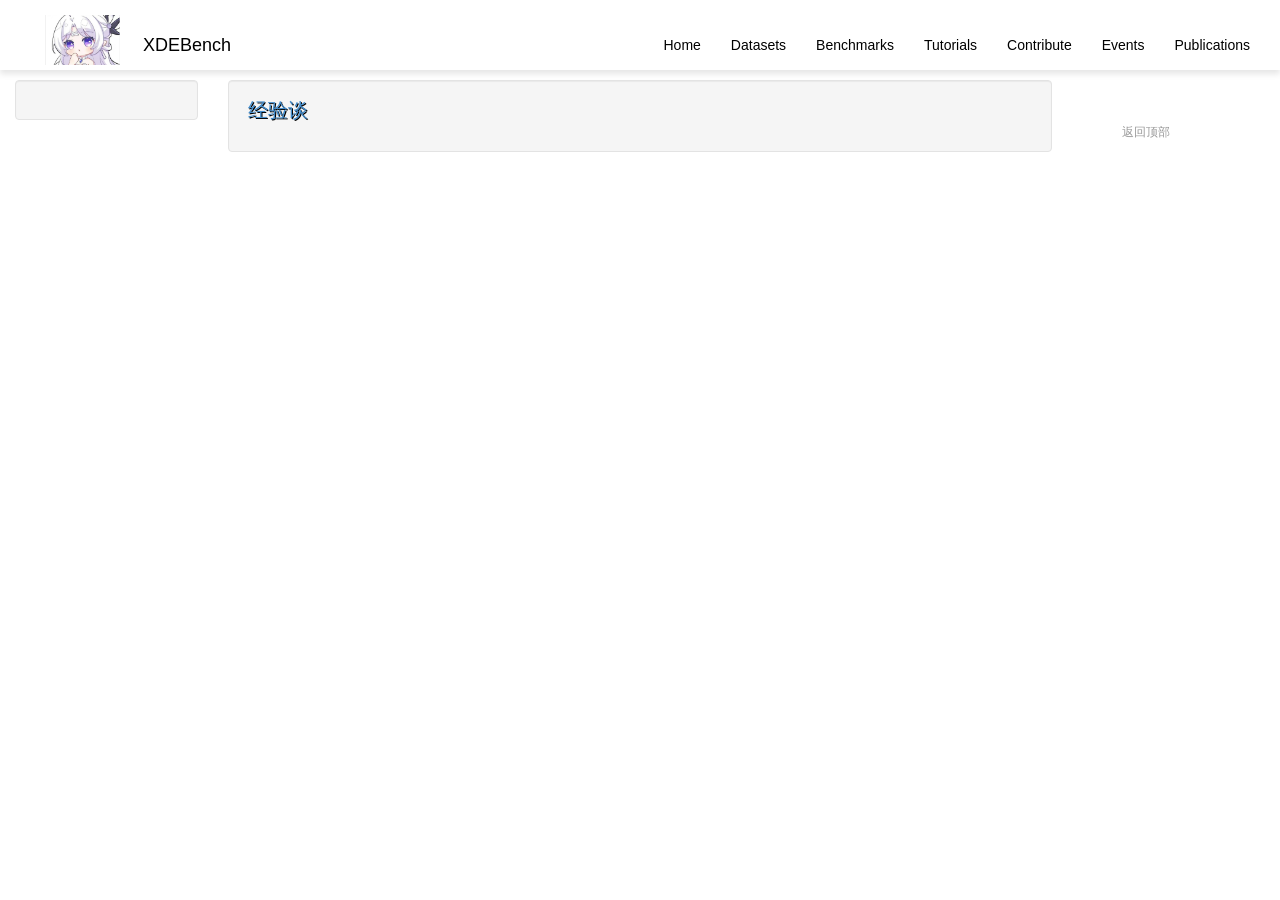
<file: record/record.html>
<!DOCTYPE html>
<html lang="en">

<head>
    <meta charset="UTF-8">
    <title></title>
    <meta name="viewport" content="width=device-width, initial-scale=1.0">
    <link href="/css/bootstrap.min.css" rel="stylesheet" type="text/css">
    <link href="/css/docs.css" rel="stylesheet" type="text/css">
    <link href="/css/syntax.css" rel="stylesheet" type="text/css">
    <link href="http://10.10.21.150:8988/css/all-normal.css" rel="stylesheet" type="text/css">
    <link href="/css/theme.css" rel="stylesheet" type="text/css">
    <script src="/js/jquery.min.js"></script>
    <script src="/js/bootstrap.min.js"></script>
    <script src="/js/docs.min.js"></script>
</head>

<body>
<header id="top" style="position: fixed; top: 0; left: 0; right: 0; z-index: 1030;
                         background: #fff; box-shadow: 0 4px 6px rgba(0,0,0,.1);">
  <div class="container-fluid">
    <nav class="navbar navbar-default" style="background:#fff; border:none; margin:0;">
      <div class="navbar-header">
        <!-- 折叠按钮（左）-->
        <button type="button" class="navbar-toggle collapsed"
                data-toggle="collapse" data-target="#main-nav">
          <span class="sr-only">Toggle navigation</span>
          <span class="icon-bar"></span>
          <span class="icon-bar"></span>
          <span class="icon-bar"></span>
        </button>

        <!-- Logo + Brand -->
        <a class="navbar-brand" href="/" style="color:#000;">
          <img src="/images/logo.png"
            height="50"
            alt="logo"
            style="display:inline-block;
            vertical-align:middle;
            margin-right:8px;
            margin-top:-20px;">   <!-- ← 调节这里 -->
          XDEBench
        </a>
      </div>

      <!-- 导航菜单（右）-->
      <div class="collapse navbar-collapse" id="main-nav">
        <ul class="nav navbar-nav navbar-right">
          <li><a href="/"         style="color:#000;">Home</a></li>
          <li><a href="/article"  style="color:#000;">Datasets</a></li>
          <li><a href="/common/const.html" style="color:#000;">Benchmarks</a></li>
          <li><a href="/ui/typeface.html"  style="color:#000;">Tutorials</a></li>
          <li><a href="/gulp/install.html" style="color:#000;">Contribute</a></li>
          <li><a href="/record/record.html" style="color:#000;">Events</a></li>
          <li><a href="/works/css3.html"    style="color:#000;">Publications</a></li>
          
        </ul>
      </div>
    </nav>
  </div>
</header>

<!-- 给页面主体加顶部 padding，防止被固定 header 遮住 -->
<style>
  body { padding-top: 60px; }  /* 根据 header 实际高度微调 */
</style>


<div class="container-fluid">
    <div class="row">
        <div class="col-md-2 hidden-xs">
            <div class="sidebar well">
    
</div>
        </div>
        <div class="col-md-8">
            <div class="well">
                <h1 class="none"><a href="record.html">经验谈</a></h1>
                

            </div>
        </div>
        <div class="col-md-2">
            <nav class="bs-docs-sidebar hidden-print hidden-xs hidden-sm affix-top">
    <ul class="nav bs-docs-sidenav">
        
    </ul>
    <a href="#top" class="back-to-top">返回顶部</a>
</nav>
        </div>
    </div>
</div>

<footer class="footer navbar-inverse navbar-fixed-bottom">
    <p class="copyright">&copy;2025 XDEBench</p>
</footer>

</body>
</html>
</file>
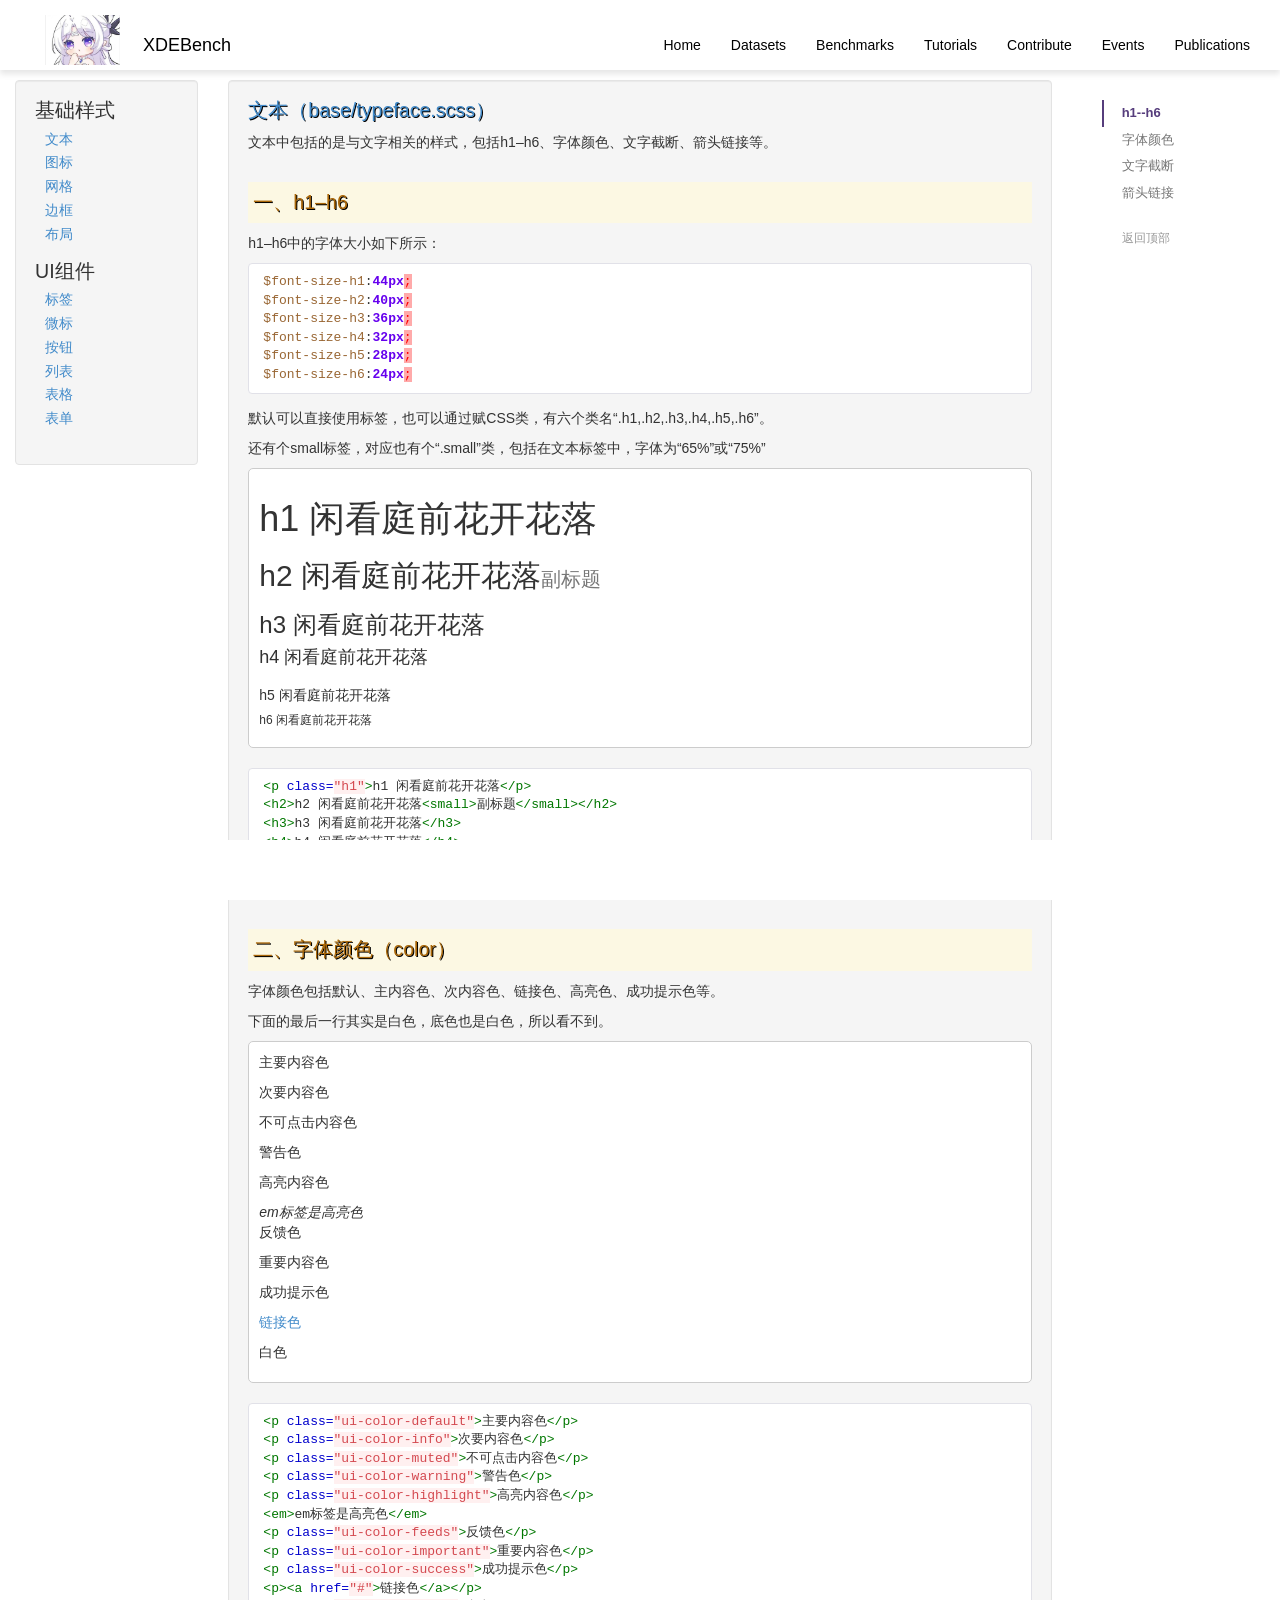
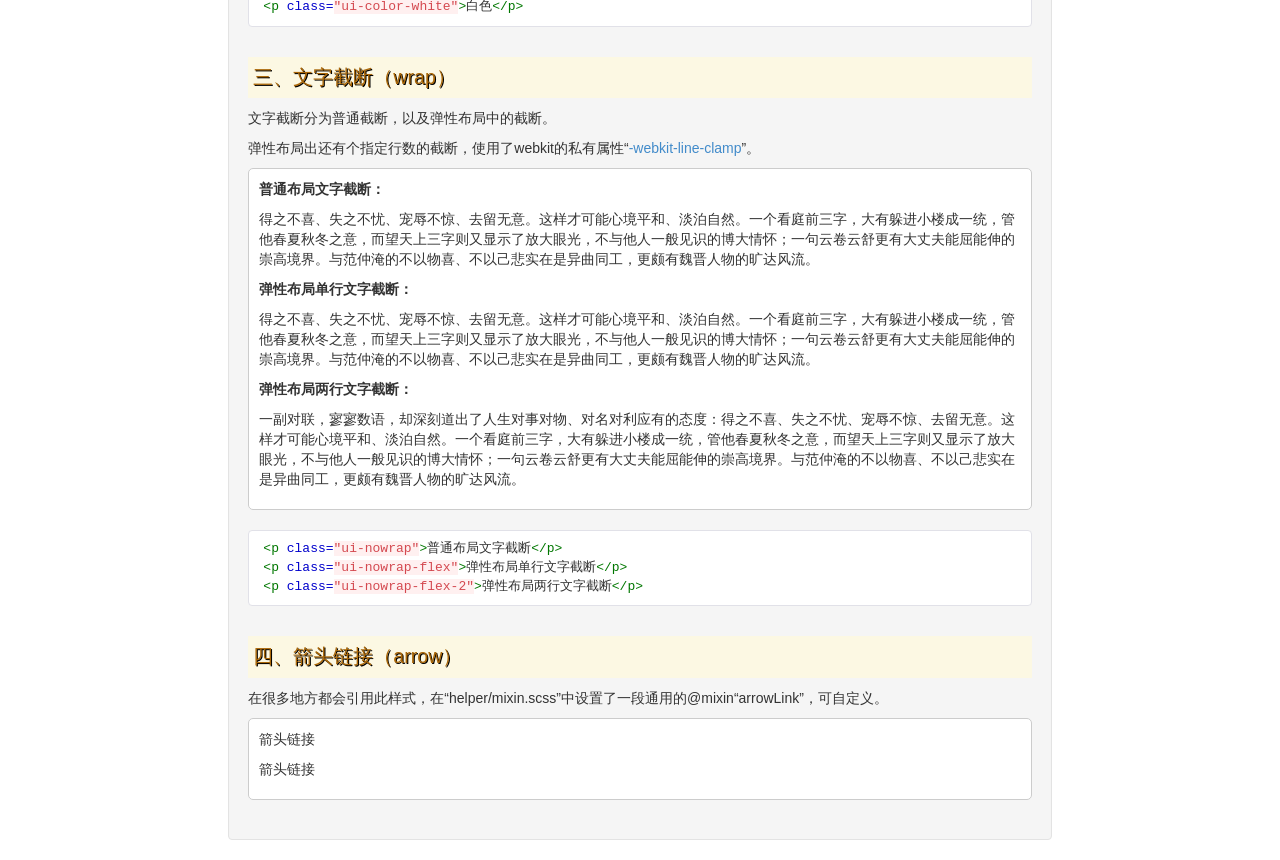
<file: ui/typeface.html>
<!DOCTYPE html>
<html lang="en">

<head>
    <meta charset="UTF-8">
    <title></title>
    <meta name="viewport" content="width=device-width, initial-scale=1.0">
    <link href="/css/bootstrap.min.css" rel="stylesheet" type="text/css">
    <link href="/css/docs.css" rel="stylesheet" type="text/css">
    <link href="/css/syntax.css" rel="stylesheet" type="text/css">
    <link href="http://10.10.21.150:8988/css/all-normal.css" rel="stylesheet" type="text/css">
    <link href="/css/theme.css" rel="stylesheet" type="text/css">
    <script src="/js/jquery.min.js"></script>
    <script src="/js/bootstrap.min.js"></script>
    <script src="/js/docs.min.js"></script>
</head>

<body>
<header id="top" style="position: fixed; top: 0; left: 0; right: 0; z-index: 1030;
                         background: #fff; box-shadow: 0 4px 6px rgba(0,0,0,.1);">
  <div class="container-fluid">
    <nav class="navbar navbar-default" style="background:#fff; border:none; margin:0;">
      <div class="navbar-header">
        <!-- 折叠按钮（左）-->
        <button type="button" class="navbar-toggle collapsed"
                data-toggle="collapse" data-target="#main-nav">
          <span class="sr-only">Toggle navigation</span>
          <span class="icon-bar"></span>
          <span class="icon-bar"></span>
          <span class="icon-bar"></span>
        </button>

        <!-- Logo + Brand -->
        <a class="navbar-brand" href="/" style="color:#000;">
          <img src="/images/logo.png"
            height="50"
            alt="logo"
            style="display:inline-block;
            vertical-align:middle;
            margin-right:8px;
            margin-top:-20px;">   <!-- ← 调节这里 -->
          XDEBench
        </a>
      </div>

      <!-- 导航菜单（右）-->
      <div class="collapse navbar-collapse" id="main-nav">
        <ul class="nav navbar-nav navbar-right">
          <li><a href="/"         style="color:#000;">Home</a></li>
          <li><a href="/article"  style="color:#000;">Datasets</a></li>
          <li><a href="/common/const.html" style="color:#000;">Benchmarks</a></li>
          <li><a href="/ui/typeface.html"  style="color:#000;">Tutorials</a></li>
          <li><a href="/gulp/install.html" style="color:#000;">Contribute</a></li>
          <li><a href="/record/record.html" style="color:#000;">Events</a></li>
          <li><a href="/works/css3.html"    style="color:#000;">Publications</a></li>
          
        </ul>
      </div>
    </nav>
  </div>
</header>

<!-- 给页面主体加顶部 padding，防止被固定 header 遮住 -->
<style>
  body { padding-top: 60px; }  /* 根据 header 实际高度微调 */
</style>


<div class="container-fluid">
    <div class="row">
        <div class="col-md-2 hidden-xs">
            <div class="sidebar well">
    
        <h1>基础样式</h1>
<ul>
    <li><a href="/ui/typeface.html">文本</a></li>
    <li><a href="/ui/icon.html">图标</a></li>
    <li><a href="/ui/grid.html">网格</a></li>
    <li><a href="/ui/border.html">边框</a></li>
    <li><a href="/ui/layout.html">布局</a></li>
</ul>
<h1>UI组件</h1>
<ul class="mb20">
    <li><a href="/ui/label.html">标签</a></li>
    <li><a href="/ui/badge.html">微标</a></li>
    <li><a href="/ui/button.html">按钮</a></li>
    <li><a href="/ui/list.html">列表</a></li>
    <li><a href="/ui/table.html">表格</a></li>
    <li><a href="/ui/form.html">表单</a></li>
</ul>

    
</div>
        </div>
        <div class="col-md-8">
            <div class="well">
                <h1 class="none"><a href="typeface.html">文本（base/typeface.scss）</a></h1>
                <p>文本中包括的是与文字相关的样式，包括h1–h6、字体颜色、文字截断、箭头链接等。</p>

<h1 id="一h1h6">一、h1–h6</h1>

<p>h1–h6中的字体大小如下所示：</p>

<div class="language-sass highlighter-rouge"><div class="highlight"><pre class="highlight"><code><span class="nv">$font-size-h1</span><span class="p">:</span><span class="m">44px</span><span class="err">;</span>
<span class="nv">$font-size-h2</span><span class="p">:</span><span class="m">40px</span><span class="err">;</span>
<span class="nv">$font-size-h3</span><span class="p">:</span><span class="m">36px</span><span class="err">;</span>
<span class="nv">$font-size-h4</span><span class="p">:</span><span class="m">32px</span><span class="err">;</span>
<span class="nv">$font-size-h5</span><span class="p">:</span><span class="m">28px</span><span class="err">;</span>
<span class="nv">$font-size-h6</span><span class="p">:</span><span class="m">24px</span><span class="err">;</span>
</code></pre></div></div>

<p>默认可以直接使用标签，也可以通过赋CSS类，有六个类名“.h1,.h2,.h3,.h4,.h5,.h6”。</p>

<p>还有个small标签，对应也有个“.small”类，包括在文本标签中，字体为“65%”或“75%”</p>

<div class="demo-border">
  <p class="h1">h1 闲看庭前花开花落</p>
  <h2>h2 闲看庭前花开花落<small>副标题</small></h2>
  <h3>h3 闲看庭前花开花落</h3>
  <h4>h4 闲看庭前花开花落</h4>
  <h5>h5 闲看庭前花开花落</h5>
  <h6>h6 闲看庭前花开花落</h6>
</div>

<div class="language-html highlighter-rouge"><div class="highlight"><pre class="highlight"><code><span class="nt">&lt;p</span> <span class="na">class=</span><span class="s">"h1"</span><span class="nt">&gt;</span>h1 闲看庭前花开花落<span class="nt">&lt;/p&gt;</span>
<span class="nt">&lt;h2&gt;</span>h2 闲看庭前花开花落<span class="nt">&lt;small&gt;</span>副标题<span class="nt">&lt;/small&gt;&lt;/h2&gt;</span>
<span class="nt">&lt;h3&gt;</span>h3 闲看庭前花开花落<span class="nt">&lt;/h3&gt;</span>
<span class="nt">&lt;h4&gt;</span>h4 闲看庭前花开花落<span class="nt">&lt;/h4&gt;</span>
<span class="nt">&lt;h5&gt;</span>h5 闲看庭前花开花落<span class="nt">&lt;/h5&gt;</span>
<span class="nt">&lt;h6&gt;</span>h6 闲看庭前花开花落<span class="nt">&lt;/h6&gt;</span>
</code></pre></div></div>

<h1 id="二字体颜色color">二、字体颜色（color）</h1>

<p>字体颜色包括默认、主内容色、次内容色、链接色、高亮色、成功提示色等。</p>

<p>下面的最后一行其实是白色，底色也是白色，所以看不到。</p>

<div class="demo-border">
    <p class="ui-color-default">主要内容色</p>
    <p class="ui-color-info">次要内容色</p>
    <p class="ui-color-muted">不可点击内容色</p>
    <p class="ui-color-warning">警告色</p>
    <p class="ui-color-highlight">高亮内容色</p>
    <em>em标签是高亮色</em>
    <p class="ui-color-feeds">反馈色</p>
    <p class="ui-color-important">重要内容色</p>
    <p class="ui-color-success">成功提示色</p>
    <p><a href="#">链接色</a></p>
    <p class="ui-color-white">白色</p>
</div>

<div class="language-html highlighter-rouge"><div class="highlight"><pre class="highlight"><code><span class="nt">&lt;p</span> <span class="na">class=</span><span class="s">"ui-color-default"</span><span class="nt">&gt;</span>主要内容色<span class="nt">&lt;/p&gt;</span>
<span class="nt">&lt;p</span> <span class="na">class=</span><span class="s">"ui-color-info"</span><span class="nt">&gt;</span>次要内容色<span class="nt">&lt;/p&gt;</span>
<span class="nt">&lt;p</span> <span class="na">class=</span><span class="s">"ui-color-muted"</span><span class="nt">&gt;</span>不可点击内容色<span class="nt">&lt;/p&gt;</span>
<span class="nt">&lt;p</span> <span class="na">class=</span><span class="s">"ui-color-warning"</span><span class="nt">&gt;</span>警告色<span class="nt">&lt;/p&gt;</span>
<span class="nt">&lt;p</span> <span class="na">class=</span><span class="s">"ui-color-highlight"</span><span class="nt">&gt;</span>高亮内容色<span class="nt">&lt;/p&gt;</span>
<span class="nt">&lt;em&gt;</span>em标签是高亮色<span class="nt">&lt;/em&gt;</span>
<span class="nt">&lt;p</span> <span class="na">class=</span><span class="s">"ui-color-feeds"</span><span class="nt">&gt;</span>反馈色<span class="nt">&lt;/p&gt;</span>
<span class="nt">&lt;p</span> <span class="na">class=</span><span class="s">"ui-color-important"</span><span class="nt">&gt;</span>重要内容色<span class="nt">&lt;/p&gt;</span>
<span class="nt">&lt;p</span> <span class="na">class=</span><span class="s">"ui-color-success"</span><span class="nt">&gt;</span>成功提示色<span class="nt">&lt;/p&gt;</span>
<span class="nt">&lt;p&gt;&lt;a</span> <span class="na">href=</span><span class="s">"#"</span><span class="nt">&gt;</span>链接色<span class="nt">&lt;/a&gt;&lt;/p&gt;</span>
<span class="nt">&lt;p</span> <span class="na">class=</span><span class="s">"ui-color-white"</span><span class="nt">&gt;</span>白色<span class="nt">&lt;/p&gt;</span>
</code></pre></div></div>

<h1 id="三文字截断wrap">三、文字截断（wrap）</h1>

<p>文字截断分为普通截断，以及弹性布局中的截断。</p>

<p>弹性布局出还有个指定行数的截断，使用了webkit的私有属性“<a href="http://www.css88.com/webkit/-webkit-line-clamp/" target="_blank">-webkit-line-clamp</a>”。</p>

<div class="demo-border">
  <p><strong>普通布局文字截断：</strong></p>
  <p class="ui-nowrap">得之不喜、失之不忧、宠辱不惊、去留无意。这样才可能心境平和、淡泊自然。一个看庭前三字，大有躲进小楼成一统，管他春夏秋冬之意，而望天上三字则又显示了放大眼光，不与他人一般见识的博大情怀；一句云卷云舒更有大丈夫能屈能伸的崇高境界。与范仲淹的不以物喜、不以己悲实在是异曲同工，更颇有魏晋人物的旷达风流。</p>
  <p><strong>弹性布局单行文字截断：</strong></p>
  <p class="ui-nowrap-flex">得之不喜、失之不忧、宠辱不惊、去留无意。这样才可能心境平和、淡泊自然。一个看庭前三字，大有躲进小楼成一统，管他春夏秋冬之意，而望天上三字则又显示了放大眼光，不与他人一般见识的博大情怀；一句云卷云舒更有大丈夫能屈能伸的崇高境界。与范仲淹的不以物喜、不以己悲实在是异曲同工，更颇有魏晋人物的旷达风流。</p>
  <p><strong>弹性布局两行文字截断：</strong></p>
  <p class="ui-nowrap-flex-2">一副对联，寥寥数语，却深刻道出了人生对事对物、对名对利应有的态度：得之不喜、失之不忧、宠辱不惊、去留无意。这样才可能心境平和、淡泊自然。一个看庭前三字，大有躲进小楼成一统，管他春夏秋冬之意，而望天上三字则又显示了放大眼光，不与他人一般见识的博大情怀；一句云卷云舒更有大丈夫能屈能伸的崇高境界。与范仲淹的不以物喜、不以己悲实在是异曲同工，更颇有魏晋人物的旷达风流。</p>
</div>

<div class="language-html highlighter-rouge"><div class="highlight"><pre class="highlight"><code><span class="nt">&lt;p</span> <span class="na">class=</span><span class="s">"ui-nowrap"</span><span class="nt">&gt;</span>普通布局文字截断<span class="nt">&lt;/p&gt;</span>
<span class="nt">&lt;p</span> <span class="na">class=</span><span class="s">"ui-nowrap-flex"</span><span class="nt">&gt;</span>弹性布局单行文字截断<span class="nt">&lt;/p&gt;</span>
<span class="nt">&lt;p</span> <span class="na">class=</span><span class="s">"ui-nowrap-flex-2"</span><span class="nt">&gt;</span>弹性布局两行文字截断<span class="nt">&lt;/p&gt;</span>
</code></pre></div></div>

<h1 id="四箭头链接arrow">四、箭头链接（arrow）</h1>

<p>在很多地方都会引用此样式，在“helper/mixin.scss”中设置了一段通用的@mixin“arrowLink”，可自定义。</p>

<div class="demo-border">
    <div class="ui-arrow-link">
      <p>箭头链接</p>
      <p>箭头链接</p>
    </div>
</div>

            </div>
        </div>
        <div class="col-md-2">
            <nav class="bs-docs-sidebar hidden-print hidden-xs hidden-sm affix-top">
    <ul class="nav bs-docs-sidenav">
        
        
        <li class="active">
            
            <a href="#h1--h6">h1--h6</a>
            
        </li>
        
        
        <li>
            
            <a href="#color">字体颜色</a>
            
        </li>
        
        
        <li>
            
            <a href="#wrap">文字截断</a>
            
        </li>
        
        
        <li>
            
            <a href="#arrow">箭头链接</a>
            
        </li>
        
    </ul>
    <a href="#top" class="back-to-top">返回顶部</a>
</nav>
        </div>
    </div>
</div>

<footer class="footer navbar-inverse navbar-fixed-bottom">
    <p class="copyright">&copy;2025 XDEBench</p>
</footer>

</body>
</html>
</file>
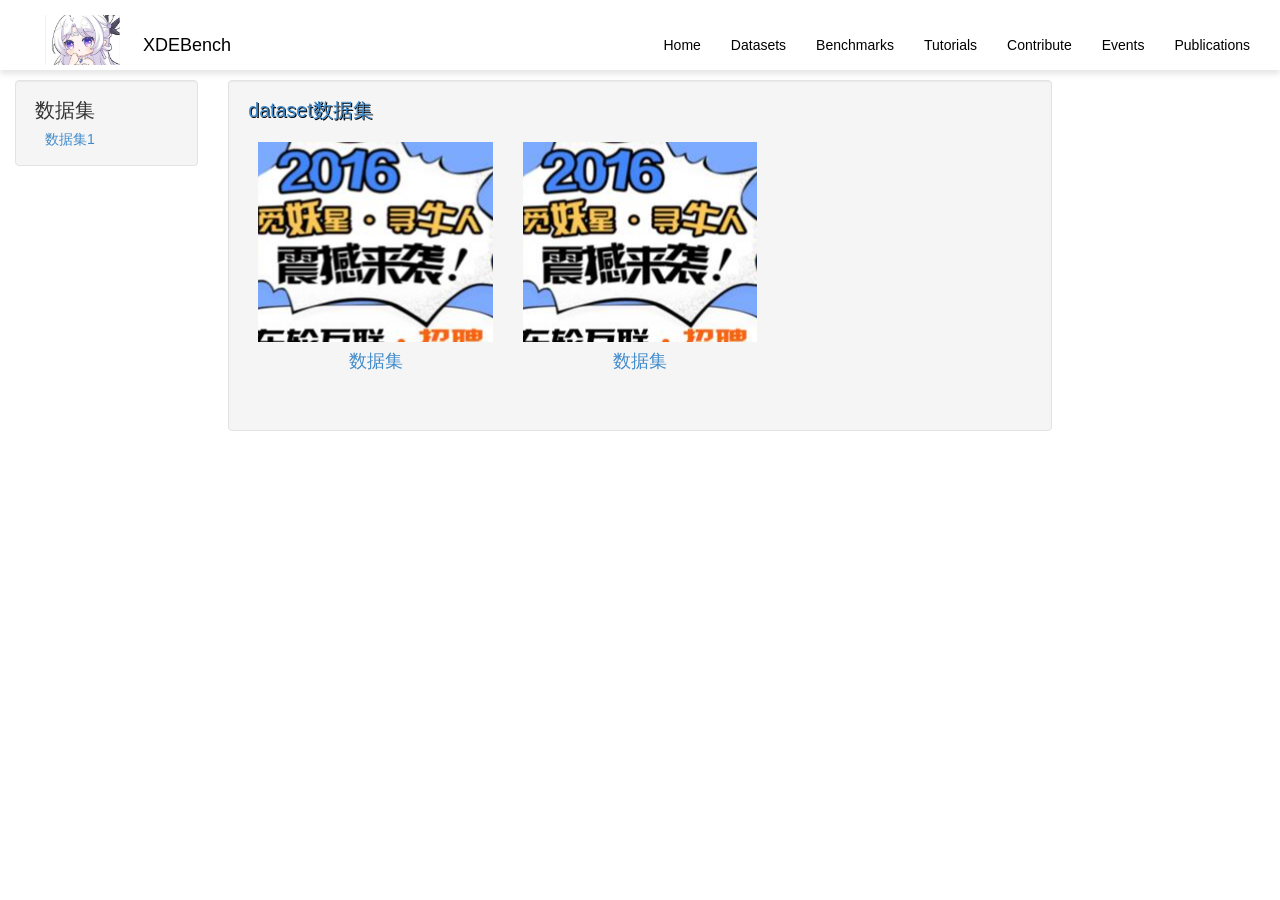
<file: works/css3.html>
<!DOCTYPE html>
<html lang="en">

<head>
    <meta charset="UTF-8">
    <title></title>
    <meta name="viewport" content="width=device-width, initial-scale=1.0">
    <link href="/css/bootstrap.min.css" rel="stylesheet" type="text/css">
    <link href="/css/docs.css" rel="stylesheet" type="text/css">
    <link href="/css/syntax.css" rel="stylesheet" type="text/css">
    <link href="http://10.10.21.150:8988/css/all-normal.css" rel="stylesheet" type="text/css">
    <link href="/css/theme.css" rel="stylesheet" type="text/css">
    <script src="/js/jquery.min.js"></script>
    <script src="/js/bootstrap.min.js"></script>
    <script src="/js/docs.min.js"></script>
</head>

<body>
<header id="top" style="position: fixed; top: 0; left: 0; right: 0; z-index: 1030;
                         background: #fff; box-shadow: 0 4px 6px rgba(0,0,0,.1);">
  <div class="container-fluid">
    <nav class="navbar navbar-default" style="background:#fff; border:none; margin:0;">
      <div class="navbar-header">
        <!-- 折叠按钮（左）-->
        <button type="button" class="navbar-toggle collapsed"
                data-toggle="collapse" data-target="#main-nav">
          <span class="sr-only">Toggle navigation</span>
          <span class="icon-bar"></span>
          <span class="icon-bar"></span>
          <span class="icon-bar"></span>
        </button>

        <!-- Logo + Brand -->
        <a class="navbar-brand" href="/" style="color:#000;">
          <img src="/images/logo.png"
            height="50"
            alt="logo"
            style="display:inline-block;
            vertical-align:middle;
            margin-right:8px;
            margin-top:-20px;">   <!-- ← 调节这里 -->
          XDEBench
        </a>
      </div>

      <!-- 导航菜单（右）-->
      <div class="collapse navbar-collapse" id="main-nav">
        <ul class="nav navbar-nav navbar-right">
          <li><a href="/"         style="color:#000;">Home</a></li>
          <li><a href="/article"  style="color:#000;">Datasets</a></li>
          <li><a href="/common/const.html" style="color:#000;">Benchmarks</a></li>
          <li><a href="/ui/typeface.html"  style="color:#000;">Tutorials</a></li>
          <li><a href="/gulp/install.html" style="color:#000;">Contribute</a></li>
          <li><a href="/record/record.html" style="color:#000;">Events</a></li>
          <li><a href="/works/css3.html"    style="color:#000;">Publications</a></li>
          
        </ul>
      </div>
    </nav>
  </div>
</header>

<!-- 给页面主体加顶部 padding，防止被固定 header 遮住 -->
<style>
  body { padding-top: 60px; }  /* 根据 header 实际高度微调 */
</style>


<div class="container-fluid">
    <div class="row">
        <div class="col-md-2 hidden-xs">
            <div class="sidebar well">
    
        <h1>数据集</h1>
<ul>
    <li><a href="/works/css3.html">数据集1</a></li>
</ul>
    
</div>
        </div>
        <div class="col-md-8">
            <div class="well">
                <h1 class="none"><a href="css3.html">dataset数据集</a></h1>
                <div class="row works">
                    
                    <div class="col-md-4">
                        <a href="http://h5dev.eclicks.cn/2016/hr/index.html" class="text-center" target="_blank">
                            <div class="img" style="background-image:url(/assets/images/works/1.jpg)"></div>

                            <h4>数据集</h4>
                        </a>
                    </div>
                    
                    <div class="col-md-4">
                        <a href="http://h5dev.eclicks.cn/2016/hr/index.html" class="text-center" target="_blank">
                            <div class="img" style="background-image:url(/assets/images/works/1.jpg)"></div>

                            <h4>数据集</h4>
                        </a>
                    </div>
                    
                </div>

            </div>
        </div>
    </div>
</div>


<footer class="footer navbar-inverse navbar-fixed-bottom">
    <p class="copyright">&copy;2025 XDEBench</p>
</footer>

</body>
</html>
</file>
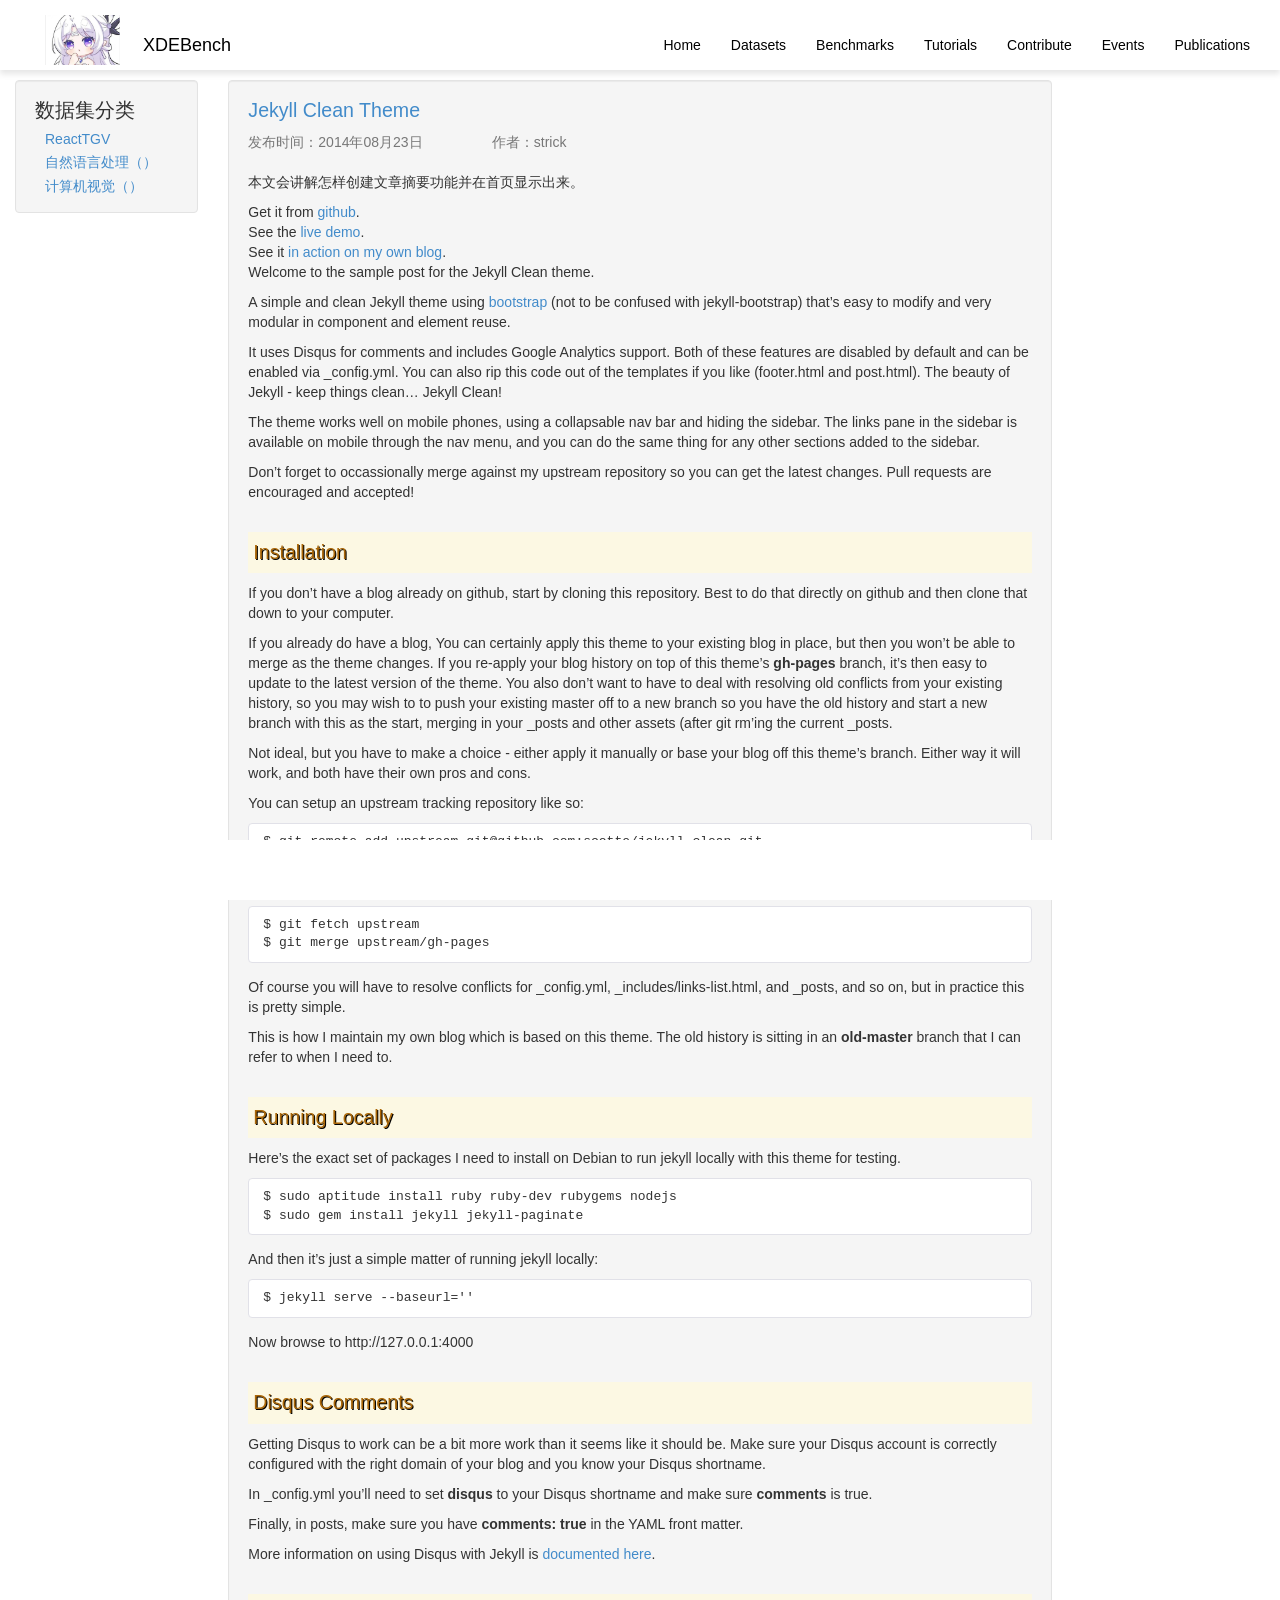
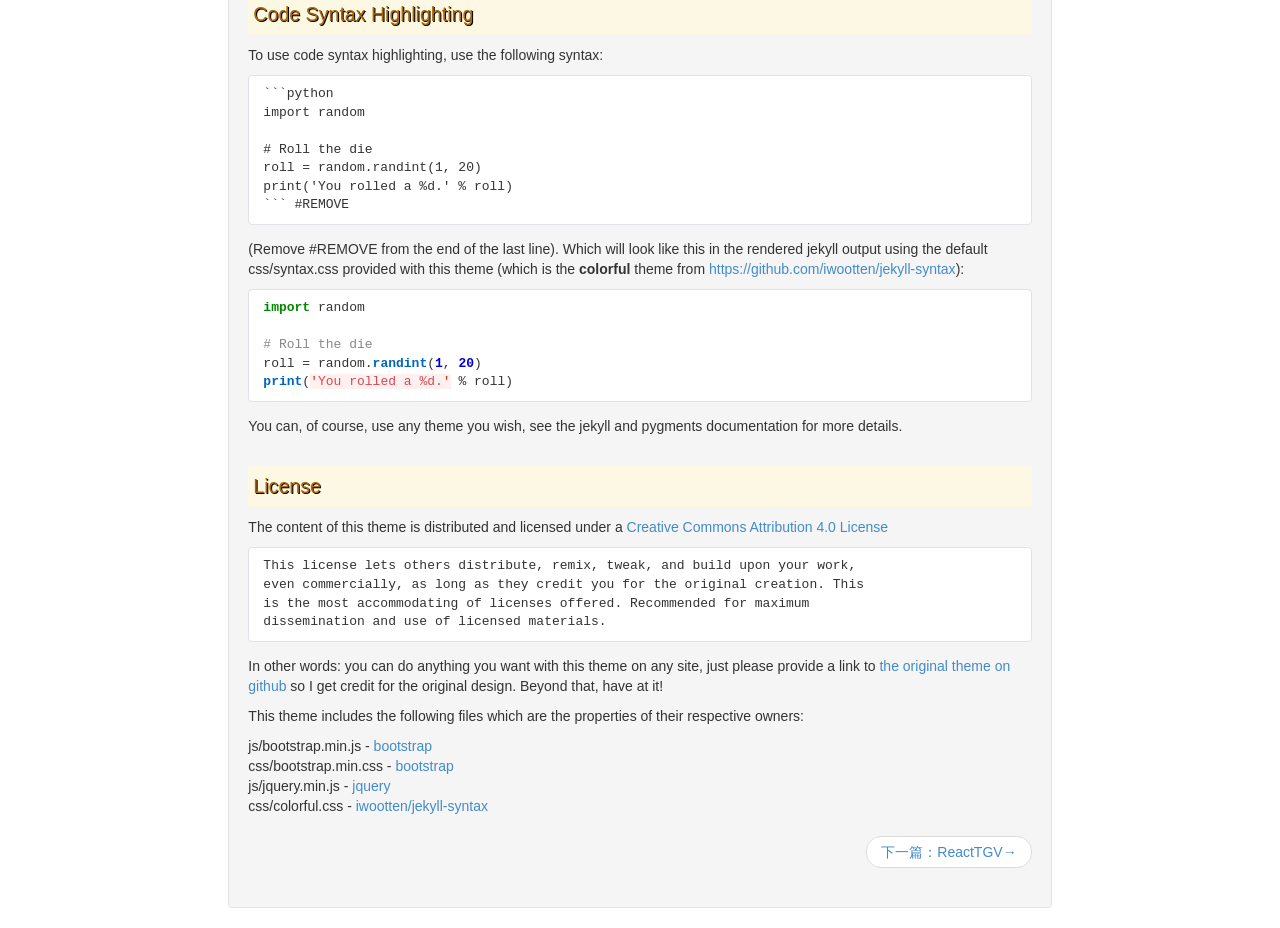
<file: 2014/08/23/jekyll-clean-theme.html>
<!DOCTYPE html>
<html lang="en">

<head>
    <meta charset="UTF-8">
    <title></title>
    <meta name="viewport" content="width=device-width, initial-scale=1.0">
    <link href="/css/bootstrap.min.css" rel="stylesheet" type="text/css">
    <link href="/css/docs.css" rel="stylesheet" type="text/css">
    <link href="/css/syntax.css" rel="stylesheet" type="text/css">
    <link href="http://10.10.21.150:8988/css/all-normal.css" rel="stylesheet" type="text/css">
    <link href="/css/theme.css" rel="stylesheet" type="text/css">
    <script src="/js/jquery.min.js"></script>
    <script src="/js/bootstrap.min.js"></script>
    <script src="/js/docs.min.js"></script>
</head>

<body>
<header id="top" style="position: fixed; top: 0; left: 0; right: 0; z-index: 1030;
                         background: #fff; box-shadow: 0 4px 6px rgba(0,0,0,.1);">
  <div class="container-fluid">
    <nav class="navbar navbar-default" style="background:#fff; border:none; margin:0;">
      <div class="navbar-header">
        <!-- 折叠按钮（左）-->
        <button type="button" class="navbar-toggle collapsed"
                data-toggle="collapse" data-target="#main-nav">
          <span class="sr-only">Toggle navigation</span>
          <span class="icon-bar"></span>
          <span class="icon-bar"></span>
          <span class="icon-bar"></span>
        </button>

        <!-- Logo + Brand -->
        <a class="navbar-brand" href="/" style="color:#000;">
          <img src="/images/logo.png"
            height="50"
            alt="logo"
            style="display:inline-block;
            vertical-align:middle;
            margin-right:8px;
            margin-top:-20px;">   <!-- ← 调节这里 -->
          XDEBench
        </a>
      </div>

      <!-- 导航菜单（右）-->
      <div class="collapse navbar-collapse" id="main-nav">
        <ul class="nav navbar-nav navbar-right">
          <li><a href="/"         style="color:#000;">Home</a></li>
          <li><a href="/article"  style="color:#000;">Datasets</a></li>
          <li><a href="/common/const.html" style="color:#000;">Benchmarks</a></li>
          <li><a href="/ui/typeface.html"  style="color:#000;">Tutorials</a></li>
          <li><a href="/gulp/install.html" style="color:#000;">Contribute</a></li>
          <li><a href="/record/record.html" style="color:#000;">Events</a></li>
          <li><a href="/works/css3.html"    style="color:#000;">Publications</a></li>
          
        </ul>
      </div>
    </nav>
  </div>
</header>

<!-- 给页面主体加顶部 padding，防止被固定 header 遮住 -->
<style>
  body { padding-top: 60px; }  /* 根据 header 实际高度微调 */
</style>


<div class="container-fluid">
    <div class="row">
        <div class="col-md-2 hidden-xs">
            <div class="sidebar well">
    
        <h1>数据集分类</h1>
<ul>
  <!-- 项目1 -->
  
  <li><a href="/2025/09/21/ReactTGV.html">ReactTGV</a></li>

  <!-- 项目2 -->
  
  <li><a href="">自然语言处理（）</a></li>

  <!-- 项目3 -->
  
  <li><a href="">计算机视觉（）</a></li>

  <!-- 想加就继续复制 <li>...</li> 整块，改标题即可 -->
</ul>
    
</div>
        </div>
        <div class="col-md-8">
            <div class="article">
                <div class="well">
                    <h1 class="none title">Jekyll Clean Theme</h1>
                    <div class="text-muted time">
                        <span>发布时间：2014年08月23日</span>
                        <span class="col-md-offset-1">作者：strick</span>
                    </div>
                    <div class="content">
                        <!--excerpt-->
<p>本文会讲解怎样创建文章摘要功能并在首页显示出来。
<!--excerpt--></p>

<ul>
  <li>Get it from <a href="https://github.com/scotte/jekyll-clean">github</a>.</li>
  <li>See the <a href="https://scotte.github.io/jekyll-clean">live demo</a>.</li>
  <li>See it <a href="https://scotte.org">in action on my own blog</a>.</li>
</ul>

<p>Welcome to the sample post for the Jekyll Clean theme.</p>

<p>A simple and clean Jekyll theme using <a href="http://getbootstrap.com">bootstrap</a>
(not to be confused with jekyll-bootstrap) that’s easy to modify and very
modular in component and element reuse.</p>

<p>It uses Disqus for comments and includes Google Analytics support. Both of
these features are disabled by default and can be enabled via _config.yml. You
can also rip this code out of the templates if you like (footer.html and post.html).
The beauty of Jekyll - keep things clean… Jekyll Clean!</p>

<p>The theme works well on mobile phones, using a collapsable nav bar and hiding the
sidebar. The links pane in the sidebar is available on mobile through the nav menu,
and you can do the same thing for any other sections added to the sidebar.</p>

<p>Don’t forget to occassionally merge against my upstream repository so you can get
the latest changes. Pull requests are encouraged and accepted!</p>

<h1 id="installation">Installation</h1>

<p>If you don’t have a blog already on github, start by cloning this repository.
Best to do that directly on github and then clone that down to your computer.</p>

<p>If you already do have a blog, You can certainly apply this theme to your existing
blog in place, but then you won’t be able to merge as the theme changes. If you
re-apply your blog history on top of this theme’s <strong>gh-pages</strong> branch, it’s then
easy to update to the latest version of the theme. You also don’t want to have to
deal with resolving old conflicts from your existing history, so you may wish to to
push your existing master off to a new branch so you have the old history and start
a new branch with this as the start, merging in your _posts and other assets (after
git rm’ing the current _posts.</p>

<p>Not ideal, but you have to make a choice - either apply it manually or base your
blog off this theme’s branch. Either way it will work, and both have their own
pros and cons.</p>

<p>You can setup an upstream tracking repository like so:</p>

<div class="language-plaintext highlighter-rouge"><div class="highlight"><pre class="highlight"><code>$ git remote add upstream git@github.com:scotte/jekyll-clean.git
</code></pre></div></div>
<p>And now when you wish to merge your own branch onto the latest version of the
theme, simply do:</p>

<div class="language-plaintext highlighter-rouge"><div class="highlight"><pre class="highlight"><code>$ git fetch upstream
$ git merge upstream/gh-pages
</code></pre></div></div>

<p>Of course you will have to resolve conflicts for _config.yml, _includes/links-list.html,
and _posts, and so on, but in practice this is pretty simple.</p>

<p>This is how I maintain my own blog which is based on this theme. The old history is
sitting in an <strong>old-master</strong> branch that I can refer to when I need to.</p>

<h1 id="running-locally">Running Locally</h1>

<p>Here’s the exact set of packages I need to install on Debian to run jekyll
locally with this theme for testing.</p>

<div class="language-plaintext highlighter-rouge"><div class="highlight"><pre class="highlight"><code>$ sudo aptitude install ruby ruby-dev rubygems nodejs
$ sudo gem install jekyll jekyll-paginate
</code></pre></div></div>

<p>And then it’s just a simple matter of running jekyll locally:</p>

<div class="language-plaintext highlighter-rouge"><div class="highlight"><pre class="highlight"><code>$ jekyll serve --baseurl=''
</code></pre></div></div>

<p>Now browse to http://127.0.0.1:4000</p>

<h1 id="disqus-comments">Disqus Comments</h1>

<p>Getting Disqus to work can be a bit more work than it seems like it should be.
Make sure your Disqus account is correctly configured with the right domain
of your blog and you know your Disqus shortname.</p>

<p>In _config.yml you’ll need to set <strong>disqus</strong> to your Disqus shortname and
make sure <strong>comments</strong> is true.</p>

<p>Finally, in posts, make sure you have <strong>comments: true</strong> in the YAML front
matter.</p>

<p>More information on using Disqus with Jekyll is
<a href="https://help.disqus.com/customer/portal/articles/472138-jekyll-installation-instructions">documented here</a>.</p>

<h1 id="code-syntax-highlighting">Code Syntax Highlighting</h1>

<p>To use code syntax highlighting, use the following syntax:</p>

<div class="language-plaintext highlighter-rouge"><div class="highlight"><pre class="highlight"><code>```python
import random

# Roll the die
roll = random.randint(1, 20)
print('You rolled a %d.' % roll)
``` #REMOVE
</code></pre></div></div>

<p>(Remove #REMOVE from the end of the last line). Which will look like this in
the rendered jekyll output using the default css/syntax.css provided with this
theme (which is the <strong>colorful</strong> theme from <a href="https://github.com/iwootten/jekyll-syntax">https://github.com/iwootten/jekyll-syntax</a>):</p>

<div class="language-python highlighter-rouge"><div class="highlight"><pre class="highlight"><code><span class="kn">import</span> <span class="n">random</span>

<span class="c1"># Roll the die
</span><span class="n">roll</span> <span class="o">=</span> <span class="n">random</span><span class="p">.</span><span class="nf">randint</span><span class="p">(</span><span class="mi">1</span><span class="p">,</span> <span class="mi">20</span><span class="p">)</span>
<span class="nf">print</span><span class="p">(</span><span class="sh">'</span><span class="s">You rolled a %d.</span><span class="sh">'</span> <span class="o">%</span> <span class="n">roll</span><span class="p">)</span>
</code></pre></div></div>

<p>You can, of course, use any theme you wish, see the jekyll and pygments
documentation for more details.</p>

<h1 id="license">License</h1>

<p>The content of this theme is distributed and licensed under a
<a href="https://creativecommons.org/licenses/by/4.0/legalcode">Creative Commons Attribution 4.0 License</a></p>

<div class="language-plaintext highlighter-rouge"><div class="highlight"><pre class="highlight"><code>This license lets others distribute, remix, tweak, and build upon your work,
even commercially, as long as they credit you for the original creation. This
is the most accommodating of licenses offered. Recommended for maximum
dissemination and use of licensed materials.
</code></pre></div></div>

<p>In other words: you can do anything you want with this theme on any site, just please
provide a link to <a href="https://github.com/scotte/jekyll-clean">the original theme on github</a>
so I get credit for the original design. Beyond that, have at it!</p>

<p>This theme includes the following files which are the properties of their
respective owners:</p>

<ul>
  <li>js/bootstrap.min.js - <a href="http://getbootstrap.com">bootstrap</a></li>
  <li>css/bootstrap.min.css - <a href="http://getbootstrap.com">bootstrap</a></li>
  <li>js/jquery.min.js - <a href="https://jquery.com">jquery</a></li>
  <li>css/colorful.css - <a href="https://github.com/iwootten/jekyll-syntax">iwootten/jekyll-syntax</a></li>
</ul>

                        <ul class="pager">
                            
                            
                            <li class="next"><a href="/2025/09/21/ReactTGV.html">下一篇：ReactTGV<span aria-hidden="true">&rarr;</span></a></li>
                            
                        </ul>
                    </div>
                </div>
            </div>
        </div>
    </div>
</div>
<footer class="footer navbar-inverse navbar-fixed-bottom">
    <p class="copyright">&copy;2025 XDEBench</p>
</footer>

</body>
</html>
</file>
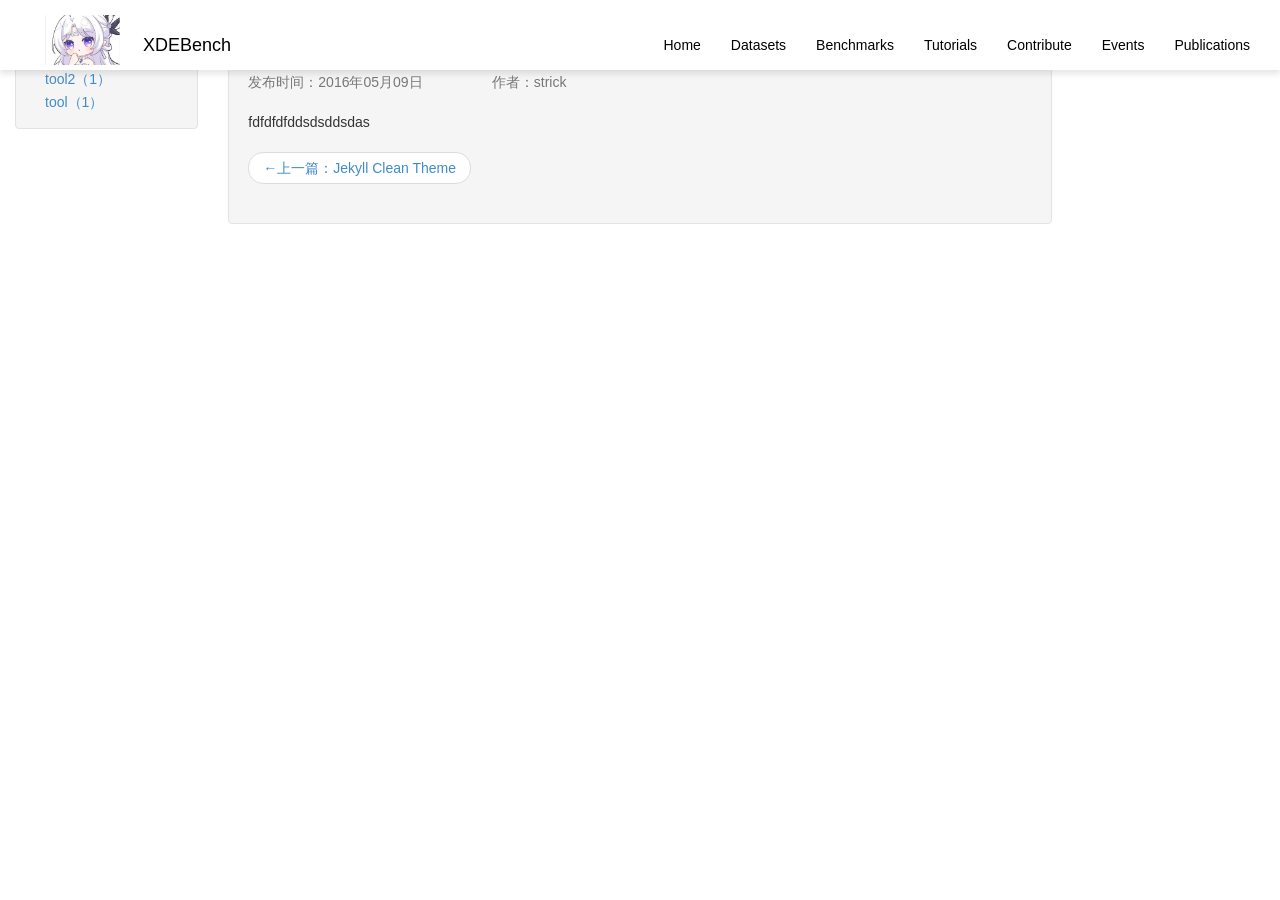
<file: 2016/05/09/demo.html>
<!DOCTYPE html>
<html lang="en">

<head>
    <meta charset="UTF-8">
    <title></title>
    <meta name="viewport" content="width=device-width, initial-scale=1.0">
    <link href="/css/bootstrap.min.css" rel="stylesheet" type="text/css">
    <link href="/css/docs.css" rel="stylesheet" type="text/css">
    <link href="/css/syntax.css" rel="stylesheet" type="text/css">
    <link href="http://10.10.21.150:8988/css/all-normal.css" rel="stylesheet" type="text/css">
    <link href="/css/theme.css" rel="stylesheet" type="text/css">
    <script src="/js/jquery.min.js"></script>
    <script src="/js/bootstrap.min.js"></script>
    <script src="/js/docs.min.js"></script>
</head>

<body>
<header id="top" style="position: fixed; top: 0; left: 0; right: 0; z-index: 1030;
                         background: #fff; box-shadow: 0 4px 6px rgba(0,0,0,.1);">
  <div class="container-fluid">
    <nav class="navbar navbar-default" style="background:#fff; border:none; margin:0;">
      <div class="navbar-header">
        <!-- 折叠按钮（左）-->
        <button type="button" class="navbar-toggle collapsed"
                data-toggle="collapse" data-target="#main-nav">
          <span class="sr-only">Toggle navigation</span>
          <span class="icon-bar"></span>
          <span class="icon-bar"></span>
          <span class="icon-bar"></span>
        </button>

        <!-- Logo + Brand -->
        <a class="navbar-brand" href="/" style="color:#000;">
          <img src="/images/logo.png"
            height="50"
            alt="logo"
            style="display:inline-block;
            vertical-align:middle;
            margin-right:8px;
            margin-top:-20px;">   <!-- ← 调节这里 -->
          XDEBench
        </a>
      </div>

      <!-- 导航菜单（右）-->
      <div class="collapse navbar-collapse" id="main-nav">
        <ul class="nav navbar-nav navbar-right">
          <li><a href="/"         style="color:#000;">Home</a></li>
          <li><a href="/article"  style="color:#000;">Datasets</a></li>
          <li><a href="/common/const.html" style="color:#000;">Benchmarks</a></li>
          <li><a href="/ui/typeface.html"  style="color:#000;">Tutorials</a></li>
          <li><a href="/gulp/install.html" style="color:#000;">Contribute</a></li>
          <li><a href="/record/record.html" style="color:#000;">Events</a></li>
          <li><a href="/works/css3.html"    style="color:#000;">Publications</a></li>
          
        </ul>
      </div>
    </nav>
  </div>
</header>

<!-- 给页面主体加顶部 padding，防止被固定 header 遮住 -->
<style>
  body { padding-top: 0px; }  /* 根据 header 实际高度微调 */
</style>


<div class="container-fluid">
    <div class="row">
        <div class="col-md-2 hidden-xs">
            <div class="sidebar well">
    
        <h1>随笔分类</h1>

<ul>
    <li><a href="/category/tool2.html">tool2（1）</a></li>
</ul>

<ul>
    <li><a href="/category/tool.html">tool（1）</a></li>
</ul>

    
</div>
        </div>
        <div class="col-md-8">
            <div class="article">
                <div class="well">
                    <h1 class="none title">demo</h1>
                    <div class="text-muted time">
                        <span>发布时间：2016年05月09日</span>
                        <span class="col-md-offset-1">作者：strick</span>
                    </div>
                    <div class="content">
                        <p style="display:none">文章摘要写入位置。</p>
<!--excerpt-->

<p>fdfdfdfddsdsddsdas</p>

                        <ul class="pager">
                            
                            <li class="previous"><a href="/2014/08/23/jekyll-clean-theme.html"><span aria-hidden="true">&larr;</span>上一篇：Jekyll Clean Theme</a></li>
                            
                            
                        </ul>
                    </div>
                </div>
            </div>
        </div>
    </div>
</div>
<footer class="footer navbar-inverse navbar-fixed-bottom">
    <p class="copyright">&copy;2025 XDEBench</p>
</footer>

</body>
</html>
</file>
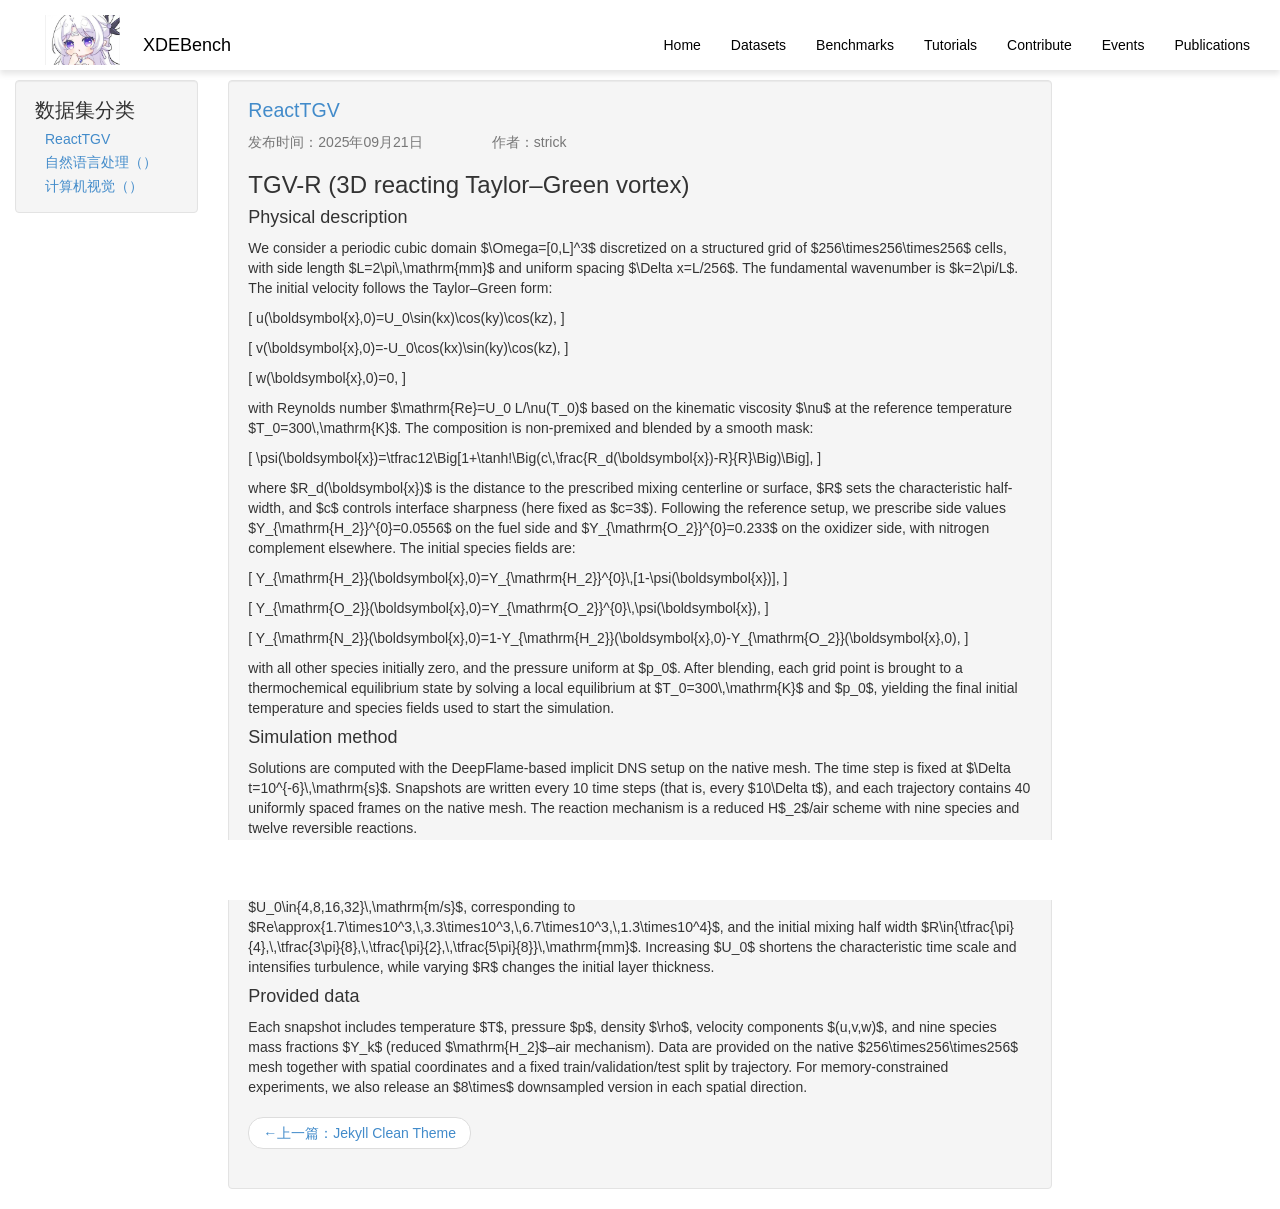
<file: 2025/09/21/ReactTGV.html>
<!DOCTYPE html>
<html lang="en">

<head>
    <meta charset="UTF-8">
    <title></title>
    <meta name="viewport" content="width=device-width, initial-scale=1.0">
    <link href="/css/bootstrap.min.css" rel="stylesheet" type="text/css">
    <link href="/css/docs.css" rel="stylesheet" type="text/css">
    <link href="/css/syntax.css" rel="stylesheet" type="text/css">
    <link href="http://10.10.21.150:8988/css/all-normal.css" rel="stylesheet" type="text/css">
    <link href="/css/theme.css" rel="stylesheet" type="text/css">
    <script src="/js/jquery.min.js"></script>
    <script src="/js/bootstrap.min.js"></script>
    <script src="/js/docs.min.js"></script>
</head>

<body>
<header id="top" style="position: fixed; top: 0; left: 0; right: 0; z-index: 1030;
                         background: #fff; box-shadow: 0 4px 6px rgba(0,0,0,.1);">
  <div class="container-fluid">
    <nav class="navbar navbar-default" style="background:#fff; border:none; margin:0;">
      <div class="navbar-header">
        <!-- 折叠按钮（左）-->
        <button type="button" class="navbar-toggle collapsed"
                data-toggle="collapse" data-target="#main-nav">
          <span class="sr-only">Toggle navigation</span>
          <span class="icon-bar"></span>
          <span class="icon-bar"></span>
          <span class="icon-bar"></span>
        </button>

        <!-- Logo + Brand -->
        <a class="navbar-brand" href="/" style="color:#000;">
          <img src="/images/logo.png"
            height="50"
            alt="logo"
            style="display:inline-block;
            vertical-align:middle;
            margin-right:8px;
            margin-top:-20px;">   <!-- ← 调节这里 -->
          XDEBench
        </a>
      </div>

      <!-- 导航菜单（右）-->
      <div class="collapse navbar-collapse" id="main-nav">
        <ul class="nav navbar-nav navbar-right">
          <li><a href="/"         style="color:#000;">Home</a></li>
          <li><a href="/article"  style="color:#000;">Datasets</a></li>
          <li><a href="/common/const.html" style="color:#000;">Benchmarks</a></li>
          <li><a href="/ui/typeface.html"  style="color:#000;">Tutorials</a></li>
          <li><a href="/gulp/install.html" style="color:#000;">Contribute</a></li>
          <li><a href="/record/record.html" style="color:#000;">Events</a></li>
          <li><a href="/works/css3.html"    style="color:#000;">Publications</a></li>
          
        </ul>
      </div>
    </nav>
  </div>
</header>

<!-- 给页面主体加顶部 padding，防止被固定 header 遮住 -->
<style>
  body { padding-top: 60px; }  /* 根据 header 实际高度微调 */
</style>


<div class="container-fluid">
    <div class="row">
        <div class="col-md-2 hidden-xs">
            <div class="sidebar well">
    
        <h1>数据集分类</h1>
<ul>
  <!-- 项目1 -->
  
  <li><a href="/2025/09/21/ReactTGV.html">ReactTGV</a></li>

  <!-- 项目2 -->
  
  <li><a href="">自然语言处理（）</a></li>

  <!-- 项目3 -->
  
  <li><a href="">计算机视觉（）</a></li>

  <!-- 想加就继续复制 <li>...</li> 整块，改标题即可 -->
</ul>
    
</div>
        </div>
        <div class="col-md-8">
            <div class="article">
                <div class="well">
                    <h1 class="none title">ReactTGV</h1>
                    <div class="text-muted time">
                        <span>发布时间：2025年09月21日</span>
                        <span class="col-md-offset-1">作者：strick</span>
                    </div>
                    <div class="content">
                        <p style="display:none">文章摘要写入位置。</p>
<!--excerpt-->

<h3 id="tgv-r-3d-reacting-taylorgreen-vortex">TGV-R (3D reacting Taylor–Green vortex)</h3>

<h4 id="physical-description">Physical description</h4>
<p>We consider a periodic cubic domain $\Omega=[0,L]^3$ discretized on a structured grid of $256\times256\times256$ cells, with side length $L=2\pi\,\mathrm{mm}$ and uniform spacing $\Delta x=L/256$. The fundamental wavenumber is $k=2\pi/L$. The initial velocity follows the Taylor–Green form:</p>

<p>[
u(\boldsymbol{x},0)=U_0\sin(kx)\cos(ky)\cos(kz),
]</p>

<p>[
v(\boldsymbol{x},0)=-U_0\cos(kx)\sin(ky)\cos(kz),
]</p>

<p>[
w(\boldsymbol{x},0)=0,
]</p>

<p>with Reynolds number $\mathrm{Re}=U_0 L/\nu(T_0)$ based on the kinematic viscosity $\nu$ at the reference temperature $T_0=300\,\mathrm{K}$. The composition is non-premixed and blended by a smooth mask:</p>

<p>[
\psi(\boldsymbol{x})=\tfrac12\Big[1+\tanh!\Big(c\,\frac{R_d(\boldsymbol{x})-R}{R}\Big)\Big],
]</p>

<p>where $R_d(\boldsymbol{x})$ is the distance to the prescribed mixing centerline or surface, $R$ sets the characteristic half-width, and $c$ controls interface sharpness (here fixed as $c=3$). Following the reference setup, we prescribe side values $Y_{\mathrm{H_2}}^{0}=0.0556$ on the fuel side and $Y_{\mathrm{O_2}}^{0}=0.233$ on the oxidizer side, with nitrogen complement elsewhere. The initial species fields are:</p>

<p>[
Y_{\mathrm{H_2}}(\boldsymbol{x},0)=Y_{\mathrm{H_2}}^{0}\,[1-\psi(\boldsymbol{x})],
]</p>

<p>[
Y_{\mathrm{O_2}}(\boldsymbol{x},0)=Y_{\mathrm{O_2}}^{0}\,\psi(\boldsymbol{x}),
]</p>

<p>[
Y_{\mathrm{N_2}}(\boldsymbol{x},0)=1-Y_{\mathrm{H_2}}(\boldsymbol{x},0)-Y_{\mathrm{O_2}}(\boldsymbol{x},0),
]</p>

<p>with all other species initially zero, and the pressure uniform at $p_0$. After blending, each grid point is brought to a thermochemical equilibrium state by solving a local equilibrium at $T_0=300\,\mathrm{K}$ and $p_0$, yielding the final initial temperature and species fields used to start the simulation.</p>

<h4 id="simulation-method">Simulation method</h4>
<p>Solutions are computed with the DeepFlame-based implicit DNS setup on the native mesh. The time step is fixed at $\Delta t=10^{-6}\,\mathrm{s}$. Snapshots are written every 10 time steps (that is, every $10\Delta t$), and each trajectory contains 40 uniformly spaced frames on the native mesh. The reaction mechanism is a reduced H$_2$/air scheme with nine species and twelve reversible reactions.</p>

<h4 id="varied-physical-parameters">Varied physical parameters</h4>
<p>We generate 16 trajectories by crossing two knobs that set the relative turbulence and mixing scales: $U_0\in{4,8,16,32}\,\mathrm{m/s}$, corresponding to $Re\approx{1.7\times10^3,\,3.3\times10^3,\,6.7\times10^3,\,1.3\times10^4}$, and the initial mixing half width $R\in{\tfrac{\pi}{4},\,\tfrac{3\pi}{8},\,\tfrac{\pi}{2},\,\tfrac{5\pi}{8}}\,\mathrm{mm}$. Increasing $U_0$ shortens the characteristic time scale and intensifies turbulence, while varying $R$ changes the initial layer thickness.</p>

<h4 id="provided-data">Provided data</h4>
<p>Each snapshot includes temperature $T$, pressure $p$, density $\rho$, velocity components $(u,v,w)$, and nine species mass fractions $Y_k$ (reduced $\mathrm{H_2}$–air mechanism). Data are provided on the native $256\times256\times256$ mesh together with spatial coordinates and a fixed train/validation/test split by trajectory. For memory-constrained experiments, we also release an $8\times$ downsampled version in each spatial direction.</p>

                        <ul class="pager">
                            
                            <li class="previous"><a href="/2014/08/23/jekyll-clean-theme.html"><span aria-hidden="true">&larr;</span>上一篇：Jekyll Clean Theme</a></li>
                            
                            
                        </ul>
                    </div>
                </div>
            </div>
        </div>
    </div>
</div>
<footer class="footer navbar-inverse navbar-fixed-bottom">
    <p class="copyright">&copy;2025 XDEBench</p>
</footer>

</body>
</html>
</file>
<file: css/docs.css>
.hll {
    background-color: #ffc
}

.c {
    color: #999
}

.err {
    color: #A00;
    background-color: #FAA
}

.k {
    color: #069
}

.o {
    color: #555
}

.cm {
    color: #999
}

.cp {
    color: #099
}

.c1 {
    color: #999
}

.cs {
    color: #999
}

.gd {
    background-color: #FCC;
    border: 1px solid #C00
}

.ge {
    font-style: italic
}

.gr {
    color: red
}

.gh {
    color: #030
}

.gi {
    background-color: #CFC;
    border: 1px solid #0C0
}

.go {
    color: #AAA
}

.gp {
    color: #009
}

.gu {
    color: #030
}

.gt {
    color: #9C6
}

.kc {
    color: #069
}

.kd {
    color: #069
}

.kn {
    color: #069
}

.kp {
    color: #069
}

.kr {
    color: #069
}

.kt {
    color: #078
}

.m {
    color: #F60
}

.s {
    color: #d44950
}

.na {
    color: #4f9fcf
}

.nb {
    color: #366
}

.nc {
    color: #0A8
}

.no {
    color: #360
}

.nd {
    color: #99F
}

.ni {
    color: #999
}

.ne {
    color: #C00
}

.nf {
    color: #C0F
}

.nl {
    color: #99F
}

.nn {
    color: #0CF
}

.nt {
    color: #2f6f9f
}

.nv {
    color: #033
}

.ow {
    color: #000
}

.w {
    color: #bbb
}

.mf {
    color: #F60
}

.mh {
    color: #F60
}

.mi {
    color: #F60
}

.mo {
    color: #F60
}

.sb {
    color: #C30
}

.sc {
    color: #C30
}

.sd {
    color: #C30;
    font-style: italic
}

.s2 {
    color: #C30
}

.se {
    color: #C30
}

.sh {
    color: #C30
}

.si {
    color: #A00
}

.sx {
    color: #C30
}

.sr {
    color: #3AA
}

.s1 {
    color: #C30
}

.ss {
    color: #FC3
}

.bp {
    color: #366
}

.vc {
    color: #033
}

.vg {
    color: #033
}

.vi {
    color: #033
}

.il {
    color: #F60
}

.css .nt+.nt,.css .o,.css .o+.nt {
    color: #999
}

/*!
 * Bootstrap Docs (http://getbootstrap.com)
 * Copyright 2011-2015 Twitter, Inc.
 * Licensed under the Creative Commons Attribution 3.0 Unported License. For
 * details, see https://creativecommons.org/licenses/by/3.0/.
 */
body {
    position: relative
}

.table code {
    font-size: 13px;
    font-weight: 400
}

h2 code,h3 code,h4 code {
    background-color: inherit
}

.btn-outline {
    color: #563d7c;
    background-color: transparent;
    border-color: #563d7c
}

.btn-outline:active,.btn-outline:focus,.btn-outline:hover {
    color: #fff;
    background-color: #563d7c;
    border-color: #563d7c
}

.btn-outline-inverse {
    color: #fff;
    background-color: transparent;
    border-color: #cdbfe3
}

.btn-outline-inverse:active,.btn-outline-inverse:focus,.btn-outline-inverse:hover {
    color: #563d7c;
    text-shadow: none;
    background-color: #fff;
    border-color: #fff
}

.bs-docs-booticon {
    display: block;
    font-weight: 500;
    color: #fff;
    text-align: center;
    cursor: default;
    background-color: #563d7c;
    border-radius: 15%
}

.bs-docs-booticon-sm {
    width: 30px;
    height: 30px;
    font-size: 20px;
    line-height: 28px
}

.bs-docs-booticon-lg {
    width: 144px;
    height: 144px;
    font-size: 108px;
    line-height: 140px
}

.bs-docs-booticon-inverse {
    color: #563d7c;
    background-color: #fff
}

.bs-docs-booticon-outline {
    background-color: transparent;
    border: 1px solid #cdbfe3
}

#skippy {
    display: block;
    padding: 1em;
    color: #fff;
    background-color: #6f5499;
    outline: 0
}

#skippy .skiplink-text {
    padding: .5em;
    outline: 1px dotted
}

#content:focus {
    outline: 0
}

.bs-docs-nav {
    margin-bottom: 0;
    background-color: #fff;
    border-bottom: 0
}

.bs-home-nav .bs-nav-b {
    display: none
}

.bs-docs-nav .navbar-brand,.bs-docs-nav .navbar-nav>li>a {
    font-weight: 500;
    color: #563d7c
}

.bs-docs-nav .navbar-nav>.active>a,.bs-docs-nav .navbar-nav>.active>a:hover,.bs-docs-nav .navbar-nav>li>a:hover {
    color: #463265;
    background-color: #f9f9f9
}

.bs-docs-nav .navbar-toggle .icon-bar {
    background-color: #563d7c
}

.bs-docs-nav .navbar-header .navbar-toggle {
    border-color: #fff
}

.bs-docs-nav .navbar-header .navbar-toggle:focus,.bs-docs-nav .navbar-header .navbar-toggle:hover {
    background-color: #f9f9f9;
    border-color: #f9f9f9
}

.bs-docs-footer {
    padding-top: 40px;
    padding-bottom: 40px;
    margin-top: 100px;
    color: #767676;
    text-align: center;
    border-top: 1px solid #e5e5e5
}

.bs-docs-footer-links {
    padding-left: 0;
    margin-top: 20px
}

.bs-docs-footer-links li {
    display: inline;
    padding: 0 2px
}

.bs-docs-footer-links li:first-child {
    padding-left: 0
}

@media (min-width: 768px) {
    .bs-docs-footer p {
        margin-bottom:0
    }
}

.bs-docs-social {
    margin-bottom: 20px;
    text-align: center
}

.bs-docs-social-buttons {
    display: inline-block;
    padding-left: 0;
    margin-bottom: 0;
    list-style: none
}

.bs-docs-social-buttons li {
    display: inline-block;
    padding: 5px 8px;
    line-height: 1
}

.bs-docs-social-buttons .twitter-follow-button {
    width: 225px!important
}

.bs-docs-social-buttons .twitter-share-button {
    width: 98px!important
}

.github-btn {
    overflow: hidden;
    border: 0
}

.bs-docs-header,.bs-docs-masthead {
    position: relative;
    padding: 30px 0;
    color: #cdbfe3;
    text-align: center;
    text-shadow: 0 1px 0 rgba(0,0,0,.1);
    background-color: #6f5499;
    background-image: -webkit-gradient(linear,left top,left bottom,from(#563d7c),to(#6f5499));
    background-image: -webkit-linear-gradient(top,#563d7c 0,#6f5499 100%);
    background-image: -o-linear-gradient(top,#563d7c 0,#6f5499 100%);
    background-image: linear-gradient(to bottom,#563d7c 0,#6f5499 100%);
    filter: progid:DXImageTransform.Microsoft.gradient(startColorstr='#563d7c', endColorstr='#6F5499', GradientType=0);
    background-repeat: repeat-x
}

.bs-docs-masthead .bs-docs-booticon {
    margin: 0 auto 30px
}

.bs-docs-masthead h1 {
    font-weight: 300;
    line-height: 1;
    color: #fff
}

.bs-docs-masthead .lead {
    margin: 0 auto 30px;
    font-size: 20px;
    color: #fff
}

.bs-docs-masthead .version {
    margin-top: -15px;
    margin-bottom: 30px;
    color: #9783b9
}

.bs-docs-masthead .btn {
    width: 100%;
    padding: 15px 30px;
    font-size: 20px
}

@media (min-width: 480px) {
    .bs-docs-masthead .btn {
        width:auto
    }
}

@media (min-width: 768px) {
    .bs-docs-masthead {
        padding:0 0
    }

    .bs-docs-masthead h1 {
        font-size: 60px
    }

    .bs-docs-masthead .lead {
        font-size: 24px
    }
}

@media (min-width: 992px) {
    .bs-docs-masthead .lead {
        width:80%;
        font-size: 30px
    }
}

.bs-docs-header {
    margin-bottom: 40px;
    font-size: 20px
}

.bs-docs-header h1 {
    margin-top: 0;
    color: #fff
}

.bs-docs-header p {
    margin-bottom: 0;
    font-weight: 300;
    line-height: 1.4
}

.bs-docs-header .container {
    position: relative
}

@media (min-width: 768px) {
    .bs-docs-header {
        padding-top:60px;
        padding-bottom: 60px;
        font-size: 24px;
        text-align: left
    }

    .bs-docs-header h1 {
        font-size: 60px;
        line-height: 1
    }
}

@media (min-width: 992px) {
    .bs-docs-header h1,.bs-docs-header p {
        margin-right:380px
    }
}

.carbonad {
    width: auto!important;
    height: auto!important;
    padding: 20px!important;
    margin: 30px -15px -31px!important;
    overflow: hidden;
    font-size: 13px!important;
    line-height: 16px!important;
    text-align: left;
    background: 0 0!important;
    border: solid #866ab3!important;
    border-width: 1px 0!important
}

.carbonad-img {
    margin: 0!important
}

.carbonad-tag,.carbonad-text {
    display: block!important;
    float: none!important;
    width: auto!important;
    height: auto!important;
    margin-left: 145px!important;
    font-family: "Helvetica Neue",Helvetica,Arial,sans-serif!important
}

.carbonad-text {
    padding-top: 0!important
}

.carbonad-tag {
    color: inherit!important;
    text-align: left!important
}

.carbonad-tag a,.carbonad-text a {
    color: #fff!important
}

.carbonad #azcarbon>img {
    display: none
}

@media (min-width: 480px) {
    .carbonad {
        width:330px!important;
        margin: 20px auto!important;
        border-width: 1px!important;
        border-radius: 4px
    }

    .bs-docs-masthead .carbonad {
        margin: 50px auto 0!important
    }
}

@media (min-width: 768px) {
    .carbonad {
        margin-right:0!important;
        margin-left: 0!important
    }
}

@media (min-width: 992px) {
    .carbonad {
        position:absolute;
        top: 0;
        right: 15px;
        width: 330px!important;
        padding: 15px!important;
        margin: 0!important
    }

    .bs-docs-masthead .carbonad {
        position: static
    }
}

.bs-docs-featurette {
    padding-top: 40px;
    padding-bottom: 40px;
    font-size: 16px;
    line-height: 1.5;
    color: #555;
    text-align: center;
    background-color: #fff;
    border-bottom: 1px solid #e5e5e5
}

.bs-docs-featurette+.bs-docs-footer {
    margin-top: 0;
    border-top: 0
}

.bs-docs-featurette-title {
    margin-bottom: 5px;
    font-size: 30px;
    font-weight: 400;
    color: #333
}

.half-rule {
    width: 100px;
    margin: 40px auto
}

.bs-docs-featurette h3 {
    margin-bottom: 5px;
    font-weight: 400;
    color: #333
}

.bs-docs-featurette-img {
    display: block;
    margin-bottom: 20px;
    color: #333
}

.bs-docs-featurette-img:hover {
    color: #337ab7;
    text-decoration: none
}

.bs-docs-featurette-img img {
    display: block;
    margin-bottom: 15px
}

@media (min-width: 480px) {
    .bs-docs-featurette .img-responsive {
        margin-top:30px
    }
}

@media (min-width: 768px) {
    .bs-docs-featurette {
        padding-top:100px;
        padding-bottom: 100px
    }

    .bs-docs-featurette-title {
        font-size: 40px
    }

    .bs-docs-featurette .lead {
        max-width: 80%;
        margin-right: auto;
        margin-left: auto
    }

    .bs-docs-featurette .img-responsive {
        margin-top: 0
    }
}

.bs-docs-featured-sites {
    margin-right: -1px;
    margin-left: -1px
}

.bs-docs-featured-sites .col-xs-6 {
    padding: 1px
}

.bs-docs-featured-sites .img-responsive {
    margin-top: 0
}

@media (min-width: 768px) {
    .bs-docs-featured-sites .col-sm-3:first-child img {
        border-top-left-radius:4px;
        border-bottom-left-radius: 4px
    }

    .bs-docs-featured-sites .col-sm-3:last-child img {
        border-top-right-radius: 4px;
        border-bottom-right-radius: 4px
    }
}

.bs-examples .thumbnail {
    margin-bottom: 10px
}

.bs-examples h4 {
    margin-bottom: 5px
}

.bs-examples p {
    margin-bottom: 20px
}

@media (max-width: 480px) {
    .bs-examples {
        margin-right:-10px;
        margin-left: -10px
    }

    .bs-examples>[class^=col-] {
        padding-right: 10px;
        padding-left: 10px
    }
}

.bs-docs-sidebar.affix {
    position: static
}

@media (min-width: 768px) {
    .bs-docs-sidebar {
        padding-left:20px
    }
}

.bs-docs-sidenav {
    margin-top: 20px;
    margin-bottom: 20px
}

.bs-docs-sidebar .nav>li>a {
    display: block;
    padding: 4px 20px;
    font-size: 13px;
    font-weight: 500;
    color: #767676
}

.bs-docs-sidebar .nav>li>a:focus,.bs-docs-sidebar .nav>li>a:hover {
    padding-left: 19px;
    color: #563d7c;
    text-decoration: none;
    background-color: transparent;
    border-left: 1px solid #563d7c
}

.bs-docs-sidebar .nav>.active:focus>a,.bs-docs-sidebar .nav>.active:hover>a,.bs-docs-sidebar .nav>.active>a {
    padding-left: 18px;
    font-weight: 700;
    color: #563d7c;
    background-color: transparent;
    border-left: 2px solid #563d7c
}

.bs-docs-sidebar .nav .nav {
    /*display: none;*/
    padding-bottom: 10px
}

.bs-docs-sidebar .nav .nav>li>a {
    padding-top: 1px;
    padding-bottom: 1px;
    padding-left: 30px;
    font-size: 12px;
    font-weight: 400
}

.bs-docs-sidebar .nav .nav>li>a:focus,.bs-docs-sidebar .nav .nav>li>a:hover {
    padding-left: 29px
}

.bs-docs-sidebar .nav .nav>.active:focus>a,.bs-docs-sidebar .nav .nav>.active:hover>a,.bs-docs-sidebar .nav .nav>.active>a {
    padding-left: 28px;
    font-weight: 500
}

.back-to-top,.bs-docs-theme-toggle {
    display: none;
    padding: 4px 10px;
    margin-top: 10px;
    margin-left: 10px;
    font-size: 12px;
    font-weight: 500;
    color: #999
}

.back-to-top:hover,.bs-docs-theme-toggle:hover {
    color: #563d7c;
    text-decoration: none
}

.bs-docs-theme-toggle {
    margin-top: 0
}

@media (min-width: 768px) {
    .back-to-top,.bs-docs-theme-toggle {
        display:block
    }
}

@media (min-width: 992px) {
    .bs-docs-sidebar .nav>.active>ul {
        display:block
    }

    .bs-docs-sidebar.affix,.bs-docs-sidebar.affix-bottom {
        /* width: 213px;*/
     }

     .bs-docs-sidebar.affix {
         position: fixed;
         top: 20px
     }

     .bs-docs-sidebar.affix-bottom {
         position: absolute
     }

     .bs-docs-sidebar.affix .bs-docs-sidenav,.bs-docs-sidebar.affix-bottom .bs-docs-sidenav {
         margin-top: 0;
         margin-bottom: 0
     }
 }

 @media (min-width: 1200px) {
     .bs-docs-sidebar.affix,.bs-docs-sidebar.affix-bottom {
         /* width:263px */
    }
}

.bs-docs-section {
    margin-bottom: 60px
}

.bs-docs-section:last-child {
    margin-bottom: 0
}

h1[id] {
    padding-top: 20px;
    margin-top: 0
}

.bs-callout {
    padding: 20px;
    margin: 20px 0;
    border: 1px solid #eee;
    border-left-width: 5px;
    border-radius: 3px
}

.bs-callout h4 {
    margin-top: 0;
    margin-bottom: 5px
}

.bs-callout p:last-child {
    margin-bottom: 0
}

.bs-callout code {
    border-radius: 3px
}

.bs-callout+.bs-callout {
    margin-top: -5px
}

.bs-callout-danger {
    border-left-color: #ce4844
}

.bs-callout-danger h4 {
    color: #ce4844
}

.bs-callout-warning {
    border-left-color: #aa6708
}

.bs-callout-warning h4 {
    color: #aa6708
}

.bs-callout-info {
    border-left-color: #1b809e
}

.bs-callout-info h4 {
    color: #1b809e
}

.color-swatches {
    margin: 0 -5px;
    overflow: hidden
}

.color-swatch {
    float: left;
    width: 60px;
    height: 60px;
    margin: 0 5px;
    border-radius: 3px
}

@media (min-width: 768px) {
    .color-swatch {
        width:100px;
        height: 100px
    }
}

.color-swatches .gray-darker {
    background-color: #222
}

.color-swatches .gray-dark {
    background-color: #333
}

.color-swatches .gray {
    background-color: #555
}

.color-swatches .gray-light {
    background-color: #999
}

.color-swatches .gray-lighter {
    background-color: #eee
}

.color-swatches .brand-primary {
    background-color: #337ab7
}

.color-swatches .brand-success {
    background-color: #5cb85c
}

.color-swatches .brand-warning {
    background-color: #f0ad4e
}

.color-swatches .brand-danger {
    background-color: #d9534f
}

.color-swatches .brand-info {
    background-color: #5bc0de
}

.color-swatches .bs-purple {
    background-color: #563d7c
}

.color-swatches .bs-purple-light {
    background-color: #c7bfd3
}

.color-swatches .bs-purple-lighter {
    background-color: #e5e1ea
}

.color-swatches .bs-gray {
    background-color: #f9f9f9
}

.bs-team .team-member {
    line-height: 32px;
    color: #555
}

.bs-team .team-member:hover {
    color: #333;
    text-decoration: none
}

.bs-team .github-btn {
    float: right;
    width: 180px;
    height: 20px;
    margin-top: 6px
}

.bs-team img {
    float: left;
    width: 32px;
    margin-right: 10px;
    border-radius: 4px
}

.bs-docs-browser-bugs td p {
    margin-bottom: 0
}

.bs-docs-browser-bugs th:first-child {
    width: 18%
}

.show-grid {
    margin-bottom: 15px
}

.show-grid [class^=col-] {
    padding-top: 10px;
    padding-bottom: 10px;
    background-color: #eee;
    background-color: rgba(86,61,124,.15);
    border: 1px solid #ddd;
    border: 1px solid rgba(86,61,124,.2)
}

.bs-example {
    position: relative;
    padding: 45px 15px 15px;
    margin: 0 -15px 15px;
    border-color: #e5e5e5 #eee #eee;
    border-style: solid;
    border-width: 1px 0;
    -webkit-box-shadow: inset 0 3px 6px rgba(0,0,0,.05);
    box-shadow: inset 0 3px 6px rgba(0,0,0,.05)
}

.bs-example:after {
    position: absolute;
    top: 15px;
    left: 15px;
    font-size: 12px;
    font-weight: 700;
    color: #959595;
    text-transform: uppercase;
    letter-spacing: 1px;
    content: "Example"
}

.bs-example-padded-bottom {
    padding-bottom: 24px
}

.bs-example+.highlight,.bs-example+.zero-clipboard+.highlight {
    margin: -15px -15px 15px;
    border-width: 0 0 1px;
    border-radius: 0
}

@media (min-width: 768px) {
    .bs-example {
        margin-right:0;
        margin-left: 0;
        background-color: #fff;
        border-color: #ddd;
        border-width: 1px;
        border-radius: 4px 4px 0 0;
        -webkit-box-shadow: none;
        box-shadow: none
    }

    .bs-example+.highlight,.bs-example+.zero-clipboard+.highlight {
        margin-top: -16px;
        margin-right: 0;
        margin-left: 0;
        border-width: 1px;
        border-bottom-right-radius: 4px;
        border-bottom-left-radius: 4px
    }

    .bs-example-standalone {
        border-radius: 4px
    }
}

.bs-example .container {
    width: auto
}

.bs-example>.alert:last-child,.bs-example>.form-control:last-child,.bs-example>.jumbotron:last-child,.bs-example>.list-group:last-child,.bs-example>.navbar:last-child,.bs-example>.panel:last-child,.bs-example>.progress:last-child,.bs-example>.table-responsive:last-child>.table,.bs-example>.table:last-child,.bs-example>.well:last-child,.bs-example>blockquote:last-child,.bs-example>ol:last-child,.bs-example>p:last-child,.bs-example>ul:last-child {
    margin-bottom: 0
}

.bs-example>p>.close {
    float: none
}

.bs-example-type .table .type-info {
    color: #767676;
    vertical-align: middle
}

.bs-example-type .table td {
    padding: 15px 0;
    border-color: #eee
}

.bs-example-type .table tr:first-child td {
    border-top: 0
}

.bs-example-type h1,.bs-example-type h2,.bs-example-type h3,.bs-example-type h4,.bs-example-type h5,.bs-example-type h6 {
    margin: 0
}

.bs-example-bg-classes p {
    padding: 15px
}

.bs-example>.img-circle,.bs-example>.img-rounded,.bs-example>.img-thumbnail {
    margin: 5px
}

.bs-example>.table-responsive>.table {
    background-color: #fff
}

.bs-example>.btn,.bs-example>.btn-group {
    margin-top: 5px;
    margin-bottom: 5px
}

.bs-example>.btn-toolbar+.btn-toolbar {
    margin-top: 10px
}

.bs-example-control-sizing input[type=text]+input[type=text],.bs-example-control-sizing select {
    margin-top: 10px
}

.bs-example-form .input-group {
    margin-bottom: 10px
}

.bs-example>textarea.form-control {
    resize: vertical
}

.bs-example>.list-group {
    max-width: 400px
}

.bs-example .navbar:last-child {
    margin-bottom: 0
}

.bs-navbar-bottom-example,.bs-navbar-top-example {
    z-index: 1;
    padding: 0;
    overflow: hidden
}

.bs-navbar-bottom-example .navbar-header,.bs-navbar-top-example .navbar-header {
    margin-left: 0
}

.bs-navbar-bottom-example .navbar-fixed-bottom,.bs-navbar-top-example .navbar-fixed-top {
    position: relative;
    margin-right: 0;
    margin-left: 0
}

.bs-navbar-top-example {
    padding-bottom: 45px
}

.bs-navbar-top-example:after {
    top: auto;
    bottom: 15px
}

.bs-navbar-top-example .navbar-fixed-top {
    top: -1px
}

.bs-navbar-bottom-example {
    padding-top: 45px
}

.bs-navbar-bottom-example .navbar-fixed-bottom {
    bottom: -1px
}

.bs-navbar-bottom-example .navbar {
    margin-bottom: 0
}

@media (min-width: 768px) {
    .bs-navbar-bottom-example .navbar-fixed-bottom,.bs-navbar-top-example .navbar-fixed-top {
        position:absolute
    }
}

.bs-example .pagination {
    margin-top: 10px;
    margin-bottom: 10px
}

.bs-example>.pager {
    margin-top: 0
}

.bs-example-modal {
    background-color: #f5f5f5
}

.bs-example-modal .modal {
    position: relative;
    top: auto;
    right: auto;
    bottom: auto;
    left: auto;
    z-index: 1;
    display: block
}

.bs-example-modal .modal-dialog {
    left: auto;
    margin-right: auto;
    margin-left: auto
}

.bs-example>.dropdown>.dropdown-toggle {
    float: left
}

.bs-example>.dropdown>.dropdown-menu {
    position: static;
    display: block;
    margin-bottom: 5px;
    clear: left
}

.bs-example-tabs .nav-tabs {
    margin-bottom: 15px
}

.bs-example-tooltips {
    text-align: center
}

.bs-example-tooltips>.btn {
    margin-top: 5px;
    margin-bottom: 5px
}

.bs-example-tooltip .tooltip {
    position: relative;
    display: inline-block;
    margin: 10px 20px;
    opacity: 1
}

.bs-example-popover {
    padding-bottom: 24px;
    background-color: #f9f9f9
}

.bs-example-popover .popover {
    position: relative;
    display: block;
    float: left;
    width: 260px;
    margin: 20px
}

.scrollspy-example {
    position: relative;
    height: 200px;
    margin-top: 10px;
    overflow: auto
}

.bs-example>.nav-pills-stacked-example {
    max-width: 300px
}

#collapseExample .well {
    margin-bottom: 0
}

.bs-events-table>tbody>tr>td:first-child,.bs-events-table>thead>tr>th:first-child {
    white-space: nowrap
}

.bs-events-table>thead>tr>th:first-child {
    width: 150px
}

.js-options-table>thead>tr>th:nth-child(1),.js-options-table>thead>tr>th:nth-child(2) {
    width: 100px
}

.js-options-table>thead>tr>th:nth-child(3) {
    width: 50px
}

.highlight {
    padding: 9px 14px;
    margin-bottom: 14px;
    background-color: #f7f7f9;
    border: 1px solid #e1e1e8;
    border-radius: 4px
}

.highlight pre {
    padding: 0;
    margin-top: 0;
    margin-bottom: 0;
    word-break: normal;
    white-space: nowrap;
    background-color: transparent;
    border: 0
}

.highlight pre code {
    font-size: inherit;
    color: #333
}

.highlight pre code:first-child {
    display: inline-block;
    padding-right: 45px
}

.table-responsive .highlight pre {
    white-space: normal
}

.bs-table th small,.responsive-utilities th small {
    display: block;
    font-weight: 400;
    color: #999
}

.responsive-utilities tbody th {
    font-weight: 400
}

.responsive-utilities td {
    text-align: center
}

.responsive-utilities td.is-visible {
    color: #468847;
    background-color: #dff0d8!important
}

.responsive-utilities td.is-hidden {
    color: #ccc;
    background-color: #f9f9f9!important
}

.responsive-utilities-test {
    margin-top: 5px
}

.responsive-utilities-test .col-xs-6 {
    margin-bottom: 10px
}

.responsive-utilities-test span {
    display: block;
    padding: 15px 10px;
    font-size: 14px;
    font-weight: 700;
    line-height: 1.1;
    text-align: center;
    border-radius: 4px
}

.hidden-on .col-xs-6 .hidden-lg,.hidden-on .col-xs-6 .hidden-md,.hidden-on .col-xs-6 .hidden-sm,.hidden-on .col-xs-6 .hidden-xs,.visible-on .col-xs-6 .hidden-lg,.visible-on .col-xs-6 .hidden-md,.visible-on .col-xs-6 .hidden-sm,.visible-on .col-xs-6 .hidden-xs {
    color: #999;
    border: 1px solid #ddd
}

.hidden-on .col-xs-6 .visible-lg-block,.hidden-on .col-xs-6 .visible-md-block,.hidden-on .col-xs-6 .visible-sm-block,.hidden-on .col-xs-6 .visible-xs-block,.visible-on .col-xs-6 .visible-lg-block,.visible-on .col-xs-6 .visible-md-block,.visible-on .col-xs-6 .visible-sm-block,.visible-on .col-xs-6 .visible-xs-block {
    color: #468847;
    background-color: #dff0d8;
    border: 1px solid #d6e9c6
}

.bs-glyphicons {
    margin: 0 -10px 20px;
    overflow: hidden
}

.bs-glyphicons-list {
    padding-left: 0;
    list-style: none
}

.bs-glyphicons li {
    float: left;
    width: 25%;
    height: 115px;
    padding: 10px;
    font-size: 10px;
    line-height: 1.4;
    text-align: center;
    background-color: #f9f9f9;
    border: 1px solid #fff
}

.bs-glyphicons .glyphicon {
    margin-top: 5px;
    margin-bottom: 10px;
    font-size: 24px
}

.bs-glyphicons .glyphicon-class {
    display: block;
    text-align: center;
    word-wrap: break-word
}

.bs-glyphicons li:hover {
    color: #fff;
    background-color: #563d7c
}

@media (min-width: 768px) {
    .bs-glyphicons {
        margin-right:0;
        margin-left: 0
    }

    .bs-glyphicons li {
        width: 12.5%;
        font-size: 12px
    }
}

.bs-customizer .toggle {
    float: right;
    margin-top: 25px
}

.bs-customizer label {
    margin-top: 10px;
    font-weight: 500;
    color: #555
}

.bs-customizer h2 {
    padding-top: 30px;
    margin-top: 0;
    margin-bottom: 5px
}

.bs-customizer h3 {
    margin-bottom: 0
}

.bs-customizer h4 {
    margin-top: 15px;
    margin-bottom: 0
}

.bs-customizer .bs-callout h4 {
    margin-top: 0;
    margin-bottom: 5px
}

.bs-customizer input[type=text] {
    font-family: Menlo,Monaco,Consolas,"Courier New",monospace;
    background-color: #fafafa
}

.bs-customizer .help-block {
    margin-bottom: 5px;
    font-size: 12px
}

#less-section label {
    font-weight: 400
}

.bs-customize-download .btn-outline {
    padding: 20px
}

.bs-customizer-alert {
    position: fixed;
    top: 0;
    right: 0;
    left: 0;
    z-index: 1030;
    padding: 15px 0;
    color: #fff;
    background-color: #d9534f;
    border-bottom: 1px solid #b94441;
    -webkit-box-shadow: inset 0 1px 0 rgba(255,255,255,.25);
    box-shadow: inset 0 1px 0 rgba(255,255,255,.25)
}

.bs-customizer-alert .close {
    margin-top: -4px;
    font-size: 24px
}

.bs-customizer-alert p {
    margin-bottom: 0
}

.bs-customizer-alert .glyphicon {
    margin-right: 5px
}

.bs-customizer-alert pre {
    margin: 10px 0 0;
    color: #fff;
    background-color: #a83c3a;
    border-color: #973634;
    -webkit-box-shadow: inset 0 2px 4px rgba(0,0,0,.05),0 1px 0 rgba(255,255,255,.1);
    box-shadow: inset 0 2px 4px rgba(0,0,0,.05),0 1px 0 rgba(255,255,255,.1)
}

.bs-dropzone {
    position: relative;
    padding: 20px;
    margin-bottom: 20px;
    color: #777;
    text-align: center;
    border: 2px dashed #eee;
    border-radius: 4px
}

.bs-dropzone .import-header {
    margin-bottom: 5px
}

.bs-dropzone .glyphicon-download-alt {
    font-size: 40px
}

.bs-dropzone hr {
    width: 100px
}

.bs-dropzone .lead {
    margin-bottom: 10px;
    font-weight: 400;
    color: #333
}

#import-manual-trigger {
    cursor: pointer
}

.bs-dropzone p:last-child {
    margin-bottom: 0
}

.bs-brand-logos {
    display: table;
    width: 100%;
    margin-bottom: 15px;
    overflow: hidden;
    color: #563d7c;
    background-color: #f9f9f9;
    border-radius: 4px
}

.bs-brand-item {
    padding: 60px 0;
    text-align: center
}

.bs-brand-item+.bs-brand-item {
    border-top: 1px solid #fff
}

.bs-brand-logos .inverse {
    color: #fff;
    background-color: #563d7c
}

.bs-brand-item h1,.bs-brand-item h3 {
    margin-top: 0;
    margin-bottom: 0
}

.bs-brand-item .bs-docs-booticon {
    margin-right: auto;
    margin-left: auto
}

.bs-brand-item .glyphicon {
    width: 30px;
    height: 30px;
    margin: 10px auto -10px;
    line-height: 30px;
    color: #fff;
    border-radius: 50%
}

.bs-brand-item .glyphicon-ok {
    background-color: #5cb85c
}

.bs-brand-item .glyphicon-remove {
    background-color: #d9534f
}

@media (min-width: 768px) {
    .bs-brand-item {
        display:table-cell;
        width: 1%
    }

    .bs-brand-item+.bs-brand-item {
        border-top: 0;
        border-left: 1px solid #fff
    }

    .bs-brand-item h1 {
        font-size: 60px
    }
}

.zero-clipboard {
    position: relative;
    display: none
}

.btn-clipboard {
    position: absolute;
    top: 0;
    right: 0;
    z-index: 10;
    display: block;
    padding: 5px 8px;
    font-size: 12px;
    color: #767676;
    cursor: pointer;
    background-color: #fff;
    border: 1px solid #e1e1e8;
    border-radius: 0 4px 0 4px
}

.btn-clipboard-hover {
    color: #fff;
    background-color: #563d7c;
    border-color: #563d7c
}

@media (min-width: 768px) {
    .zero-clipboard {
        display:block
    }

    .bs-example+.zero-clipboard .btn-clipboard {
        top: -16px;
        border-top-right-radius: 0
    }
}

.anchorjs-link {
    color: inherit
}

@media (max-width: 480px) {
    .anchorjs-link {
        display:none
    }
}

:hover>.anchorjs-link {
    opacity: .75;
    -webkit-transition: color .16s linear;
    -o-transition: color .16s linear;
    transition: color .16s linear
}

.anchorjs-link:focus,:hover>.anchorjs-link:hover {
    text-decoration: none;
    opacity: 1
}

#focusedInput {
    border-color: #ccc;
    border-color: rgba(82,168,236,.8);
    outline: 0;
    outline: thin dotted\9;
    -webkit-box-shadow: 0 0 8px rgba(82,168,236,.6);
    box-shadow: 0 0 8px rgba(82,168,236,.6)
}
</file>
<file: css/syntax.css>
/* This css file is the colorful.css theme from https://github.com/iwootten/jekyll-syntax */

.highlight .hll { background-color: #ffffcc }
.highlight  { background: #ffffff; }
.highlight .c { color: #888888 } /* Comment */
.highlight .err { color: #FF0000; background-color: #FFAAAA } /* Error */
.highlight .k { color: #008800; font-weight: bold } /* Keyword */
.highlight .o { color: #333333 } /* Operator */
.highlight .cm { color: #888888 } /* Comment.Multiline */
.highlight .cp { color: #557799 } /* Comment.Preproc */
.highlight .c1 { color: #888888 } /* Comment.Single */
.highlight .cs { color: #cc0000; font-weight: bold } /* Comment.Special */
.highlight .gd { color: #A00000 } /* Generic.Deleted */
.highlight .ge { font-style: italic } /* Generic.Emph */
.highlight .gr { color: #FF0000 } /* Generic.Error */
.highlight .gh { color: #000080; font-weight: bold } /* Generic.Heading */
.highlight .gi { color: #00A000 } /* Generic.Inserted */
.highlight .go { color: #888888 } /* Generic.Output */
.highlight .gp { color: #c65d09; font-weight: bold } /* Generic.Prompt */
.highlight .gs { font-weight: bold } /* Generic.Strong */
.highlight .gu { color: #800080; font-weight: bold } /* Generic.Subheading */
.highlight .gt { color: #0044DD } /* Generic.Traceback */
.highlight .kc { color: #008800; font-weight: bold } /* Keyword.Constant */
.highlight .kd { color: #008800; font-weight: bold } /* Keyword.Declaration */
.highlight .kn { color: #008800; font-weight: bold } /* Keyword.Namespace */
.highlight .kp { color: #003388; font-weight: bold } /* Keyword.Pseudo */
.highlight .kr { color: #008800; font-weight: bold } /* Keyword.Reserved */
.highlight .kt { color: #333399; font-weight: bold } /* Keyword.Type */
.highlight .m { color: #6600EE; font-weight: bold } /* Literal.Number */
.highlight .s { background-color: #fff0f0 } /* Literal.String */
.highlight .na { color: #0000CC } /* Name.Attribute */
.highlight .nb { color: #007020 } /* Name.Builtin */
.highlight .nc { color: #BB0066; font-weight: bold } /* Name.Class */
.highlight .no { color: #003366; font-weight: bold } /* Name.Constant */
.highlight .nd { color: #555555; font-weight: bold } /* Name.Decorator */
.highlight .ni { color: #880000; font-weight: bold } /* Name.Entity */
.highlight .ne { color: #FF0000; font-weight: bold } /* Name.Exception */
.highlight .nf { color: #0066BB; font-weight: bold } /* Name.Function */
.highlight .nl { color: #997700; font-weight: bold } /* Name.Label */
.highlight .nn { color: #0e84b5; font-weight: bold } /* Name.Namespace */
.highlight .nt { color: #007700 } /* Name.Tag */
.highlight .nv { color: #996633 } /* Name.Variable */
.highlight .ow { color: #000000; font-weight: bold } /* Operator.Word */
.highlight .w { color: #bbbbbb } /* Text.Whitespace */
.highlight .mf { color: #6600EE; font-weight: bold } /* Literal.Number.Float */
.highlight .mh { color: #005588; font-weight: bold } /* Literal.Number.Hex */
.highlight .mi { color: #0000DD; font-weight: bold } /* Literal.Number.Integer */
.highlight .mo { color: #4400EE; font-weight: bold } /* Literal.Number.Oct */
.highlight .sb { background-color: #fff0f0 } /* Literal.String.Backtick */
.highlight .sc { color: #0044DD } /* Literal.String.Char */
.highlight .sd { color: #DD4422 } /* Literal.String.Doc */
.highlight .s2 { background-color: #fff0f0 } /* Literal.String.Double */
.highlight .se { color: #666666; font-weight: bold; background-color: #fff0f0 } /* Literal.String.Escape */
.highlight .sh { background-color: #fff0f0 } /* Literal.String.Heredoc */
.highlight .si { background-color: #eeeeee } /* Literal.String.Interpol */
.highlight .sx { color: #DD2200; background-color: #fff0f0 } /* Literal.String.Other */
.highlight .sr { color: #000000; background-color: #fff0ff } /* Literal.String.Regex */
.highlight .s1 { background-color: #fff0f0 } /* Literal.String.Single */
.highlight .ss { color: #AA6600 } /* Literal.String.Symbol */
.highlight .bp { color: #007020 } /* Name.Builtin.Pseudo */
.highlight .vc { color: #336699 } /* Name.Variable.Class */
.highlight .vg { color: #dd7700; font-weight: bold } /* Name.Variable.Global */
.highlight .vi { color: #3333BB } /* Name.Variable.Instance */
.highlight .il { color: #0000DD; font-weight: bold } /* Literal.Number.Integer.Long */
</file>
<file: css/theme.css>
body {
    font-family: 微软雅黑, 'Open Sans', sans-serif;
}

@font-face {
    font-family: "iconfont";
    src: url(../font/iconfont.ttf) format("truetype");
}

ul {
    list-style: none;
    margin: 0;
    padding: 0;
}

input,textarea {
    outline: none;
}
.tc {
    text-align: center;
}
.mb20 {
    margin-bottom: 20px;
}
.h100 {
    height: 100px;
}
.h150 {
    height: 150px;
}
.h40 {
    height: 40px;
}
.container-fluid {
    margin-top: 20px;
    margin-bottom: 0px;
}
.container-px {
    width: 1170px;
    margin: 0 auto;
}
.navbar {
    border-radius: 0;
    margin-bottom: 0;
}
.navbar-inverse .navbar-nav>li.active>a:hover {
    background: #777;
}
.copyright {
    color: #ffffff;
}

.footer {
    padding: 20px 0 10px;
    text-align: center;
}

.footer a {
    color: #ee4444;
}
.navbar-header {

}
.navbar-header img {
    padding:0 15px;
    float: left;
}
.sidebar h1 {
    color: #ee4444;
    font-size: 1.3em;
}

.sidebar a {
    color: #428bca;
}

.sidebar li {
    margin-top: .7em;
    line-height: 1em;
    margin-left: 10px;
}

.sidebar a:hover {
    color: #3071a9;
}

.container-left {
    margin: 0;
}

.well h1 {
    color: #aa6708;
    font-size: 1.4em;
    margin: 30px 0 10px;
    background: #fcf8e3;
    padding: 10px 5px;
    text-shadow: 1px 1px #000 ;
}
.well h1.none, .sidebar h1 {
    background: none;
    padding: 0;
    color: #333;
    text-shadow: none;
    margin-top: 20px;
}
.well h1.title {
    color: #428bca;
}
.well .time {
    margin-bottom: 20px;
}

.well h1.none:first-of-type,
.sidebar h1:first-of-type{
    margin-top: 0;
}

.well h1.none a{
    text-shadow: 1px 1px #000;
}

.well h5 {
    margin-top: 20px;
}
.well h5 strong {
    display: inline-block;
    padding: 5px 2px;
    background: #337ab7;
    text-shadow: 1px 1px 1px #000;
    color: #FFF;
}
.author {
    color: #ee4444;
}

.author a {
    color: #ee4444;
}

/*区块引用*/
blockquote {
    padding: 0;
    font-size: 14px;
}

blockquote li {
    margin-bottom: 5px;
}

/*给展现加个边框和内边距*/
.demo-border {
    border: 1px solid #CCC;
    padding: 10px;
    background: #FFF;
    margin-bottom: 20px;
    border-radius: 5px;
}

/*表格样式*/

.table > thead > tr > th,
.table > tbody > tr > th,
.table > thead > tr > td,
.table > tbody > tr > td{
    padding: 5px;
    line-height: 1.42857143;
}

/*图标展示*/
.demo-icons {
    overflow: hidden;
}
.demo-icons li {
    float: left;
    height: 180px;
    width: 195px;
    text-align: center;
}
.demo-icons li i {
    line-height: 1.4;
    font-size: 52px;
}
.demo-block {
    position: relative;
    margin-bottom: 20px;
}
.demo-block .ui-border-block {
    text-align: center;
    padding: 5px;
}

/*内边距*/
section[class^=ui-whitespace] {
    border: 1px solid #CCC;
    margin-bottom: 20px;
    background: #dff0d8;
}
section[class^=ui-whitespace] div{
    background: #ccc;
    text-align: center;
    color: #fff;
    padding: 5px;
}
.ui-whitespace-xxl{
    padding: 30px;
}
.ui-whitespace-xl{
    padding: 25px;
}
.ui-whitespace-lg{
    padding: 20px;
}
.ui-whitespace{
    padding: 15px;
}
.ui-whitespace-sm{
    padding: 10px;
}
.ui-whitespace-xs{
    padding: 5px;
}
.ui-whitespace-xs-lr{
    padding:0 5px;
}
.ui-whitespace-xs-tb{
    padding:5px 0;
}

/*图片*/
.demo-img {
    width: 150px;
    height: 80px;
    background: #ccc;
    margin-bottom: 10px;
}

/*弹性布局*/
.ui-flex div[class^=ui-col],
.ui-flex div[class^=ui-width],
.ui-fluid div[class^=ui-width]{
    background: #ccc;
    text-align: center;
    color: #fff;
    margin-bottom: 10px;
}
.ui-flex div[class^=ui-col],
.ui-width-10{
    margin:0 5px 5px 0;
}

/*标签*/
div[class^=ui-label-],
div[class^=ui-badge-]{
    padding: 5px;
}

/*按钮*/
.ui-btn-sm {
    width: 110px;
    height: 50px;
    line-height: 50px;
    border-radius: 6px;
    font-size: 26px;
}
.ui-btn {
    min-width: 110px;
    height: 60px;
    line-height: 60px;
    border-radius: 6px;
    font-size: 30px;
}
.ui-btn-lg {
    font-size: 36px;
    height: 88px;
    line-height: 88px;
    border-radius: 10px;
    margin-bottom: 10px;
}

.ui-btn-progress .ui-btn-inner {
    border-radius: 6px 0 0 6px;
}
.ui-btn-progress .ui-btn-inner span {
    width: 110px;
}

/*loading*/
.ui-loading {
    width: 40px;
    height: 40px;
}

/*单选框*/
.ui-radio input {
    width: 26px;
    height: 26px;
    vertical-align: -6.5px
}
.ui-radio input:before {
    width: 24px;
    height: 24px;
}
.ui-radio input:checked:after {
    width: 14px;
    height: 14px;
    margin-top: -7px;
    margin-left: -7px
}

/*多选框*/
.ui-checkbox input {
    width: 32px
}
.ui-checkbox input:after {
    line-height: 16px;
    font-size: 32px;
    top: -14.4px
}
.ui-form-item {
    font-size: 16px
}

/*开关*/
.ui-switch input {
    width: 52px;
    height: 32px;
    border-radius: 16px
}
.ui-switch input:after {
    width: 30px;
    height: 30px
}
.ui-switch input:before {
    width: 50px;
    height: 32px;
    border-radius: 15px;
    border: 1px solid #d5d5d5;
}
.ui-switch input:checked:after {
    left: 20px
}

.bs-docs-booticon-xl{
    width: 424px;
    border-radius: 10px;
}

/*作品堂*/
.works {
    padding: 10px;
}
.works > div{
    padding-bottom: 10px;
    margin-bottom: 10px;
}
.works > div a {
    display: block;
}
.works > div .img {
    width: 100%;
    background-size: contain;
    background: no-repeat center center;
    height: 200px;
}
.works > div:nth-of-type(3n) {
    margin-right: 0;
}
</file>
